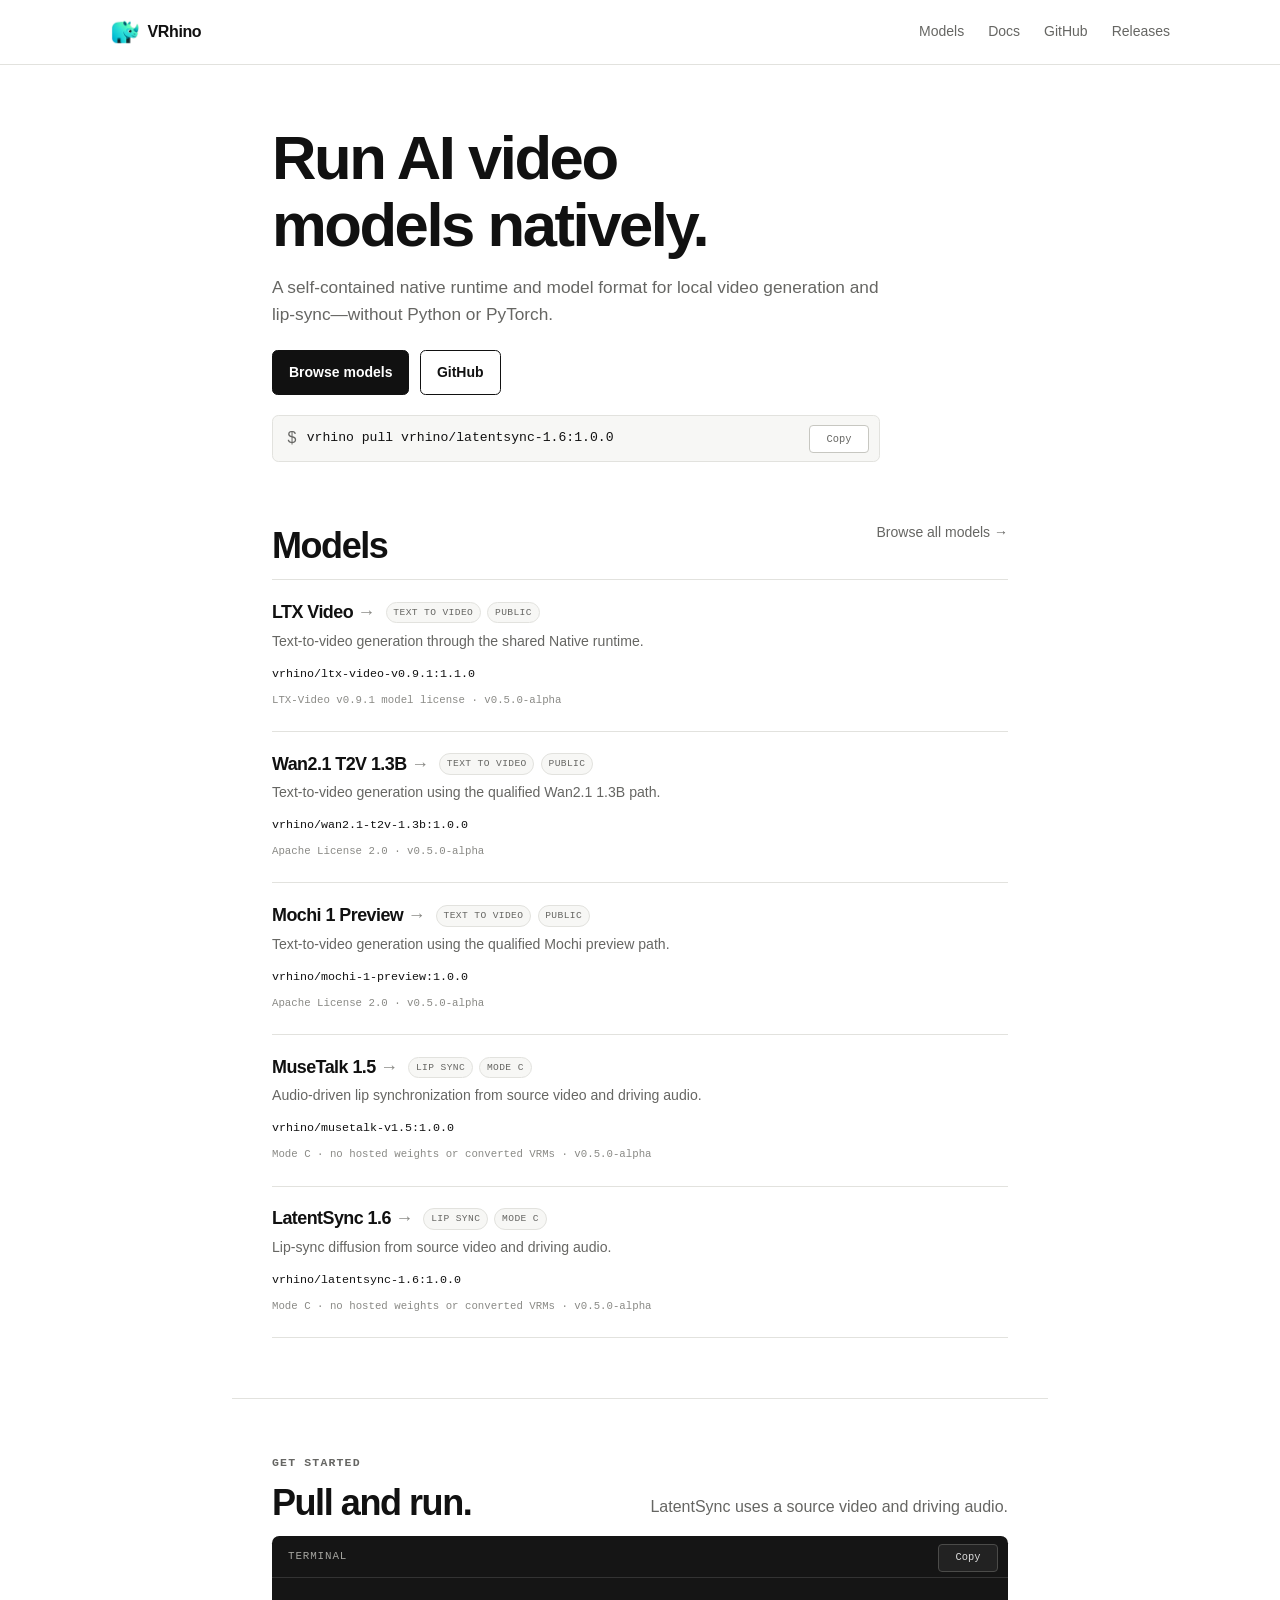
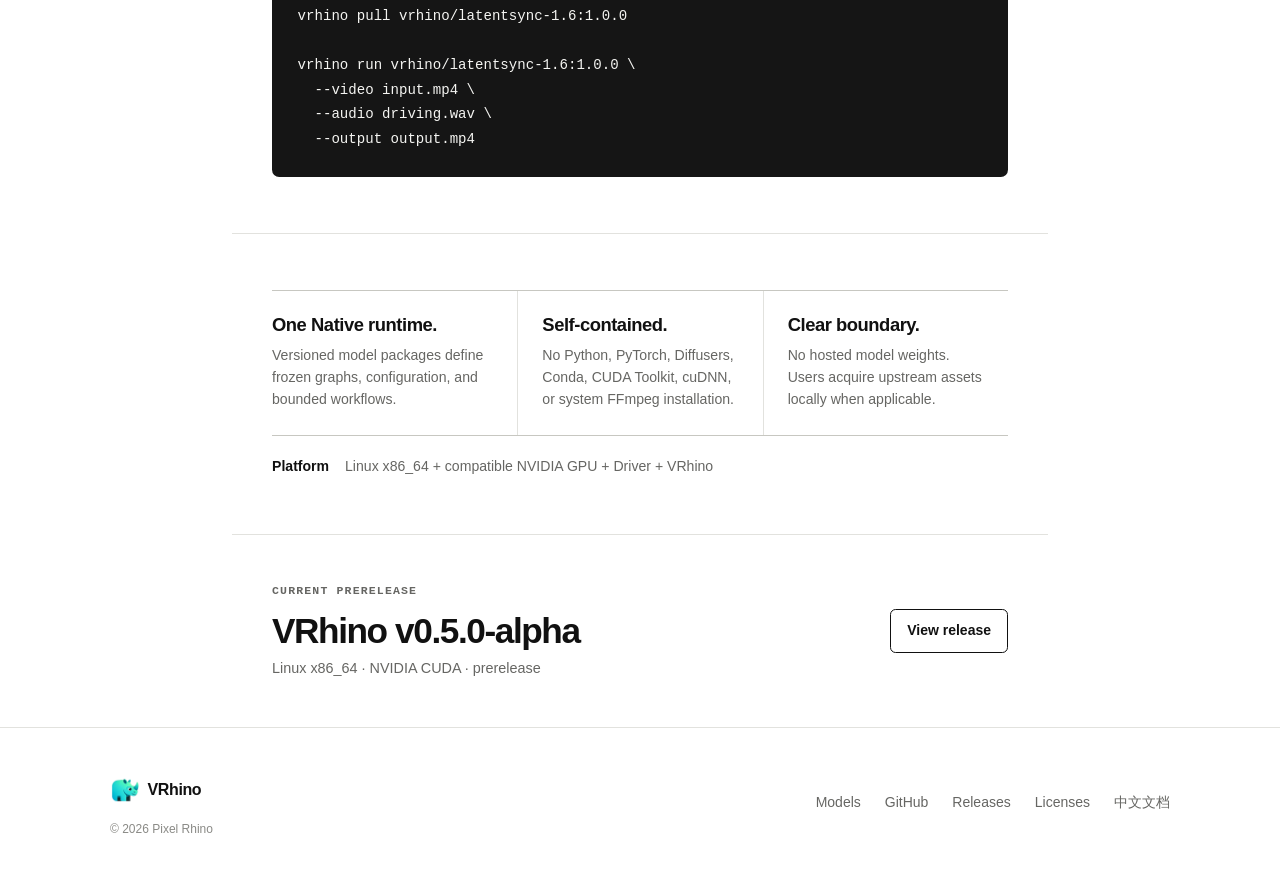
<file: index.html>
<!doctype html>
<html lang="en">
  <head>
    <meta charset="utf-8">
    <meta name="viewport" content="width=device-width, initial-scale=1">
    <title>VRhino — Native Runtime for AI Video Models</title>
    <meta name="description" content="VRhino is a self-contained native runtime and model format for running AI video models locally without Python or PyTorch.">
    <meta property="og:type" content="website">
    <meta property="og:site_name" content="VRhino">
    <meta property="og:title" content="VRhino — Native Runtime for Video Models">
    <meta property="og:description" content="VRhino is a self-contained native runtime and model format for running AI video models locally without Python or PyTorch.">
    <meta property="og:url" content="https://pixelrhino-ai.github.io/">
    <link rel="canonical" href="https://pixelrhino-ai.github.io/">
    <link rel="stylesheet" href="/assets/css/main.css">
    <script src="/assets/js/site.js" defer></script>
  </head>
  <body>
    <a class="skip-link" href="#main-content">Skip to content</a>
    <header class="site-header">
      <nav class="nav-shell" aria-label="Primary navigation">
        <a class="brand" href="/" aria-label="VRhino home"><span class="brand-mark" aria-hidden="true"></span>VRhino</a>
        <ul class="nav-links">
          <li><a href="/models/">Models</a></li>
          <li><a href="https://github.com/pixelrhino-ai/vrhino">Docs</a></li>
          <li><a href="https://github.com/pixelrhino-ai/vrhino">GitHub</a></li>
          <li><a href="https://github.com/pixelrhino-ai/vrhino/releases">Releases</a></li>
        </ul>
      </nav>
    </header>

    <main id="main-content">
      <section class="home-hero shell narrow-shell" aria-labelledby="hero-title">
        <h1 id="hero-title">Run AI video models natively.</h1>
        <p class="hero-summary">A self-contained native runtime and model format for local video generation and lip-sync—without Python or PyTorch.</p>
        <div class="button-row">
          <a class="button" href="/models/">Browse models</a>
          <a class="button button-secondary" href="https://github.com/pixelrhino-ai/vrhino">GitHub</a>
        </div>
        <div class="hero-command" data-copy>
          <span aria-hidden="true">$</span>
          <code>vrhino pull vrhino/latentsync-1.6:1.0.0</code>
        </div>
      </section>

      <section class="models-section shell narrow-shell" id="models" aria-labelledby="models-title">
        <div class="section-header compact-header">
          <h2 id="models-title">Models</h2>
          <a class="quiet-link" href="/models/">Browse all models →</a>
        </div>

        <div class="model-list" data-model-list data-source="/data/models.json">
          <article class="model-entry" data-model-id="vrhino/ltx-video-v0.9.1:1.1.0" data-category="TEXT TO VIDEO">
            <div class="model-entry-main">
              <div class="model-title-line"><h3><a href="/models/ltx-video/">LTX Video</a></h3><span class="tag">Text to Video</span><span class="tag">Public</span></div>
              <p>Text-to-video generation through the shared Native runtime.</p>
              <code class="model-id">vrhino/ltx-video-v0.9.1:1.1.0</code>
              <p class="model-meta">LTX-Video v0.9.1 model license <span aria-hidden="true">·</span> v0.5.0-alpha</p>
            </div>
          </article>
          <article class="model-entry" data-model-id="vrhino/wan2.1-t2v-1.3b:1.0.0" data-category="TEXT TO VIDEO">
            <div class="model-entry-main">
              <div class="model-title-line"><h3><a href="/models/wan2.1/">Wan2.1 T2V 1.3B</a></h3><span class="tag">Text to Video</span><span class="tag">Public</span></div>
              <p>Text-to-video generation using the qualified Wan2.1 1.3B path.</p>
              <code class="model-id">vrhino/wan2.1-t2v-1.3b:1.0.0</code>
              <p class="model-meta">Apache License 2.0 <span aria-hidden="true">·</span> v0.5.0-alpha</p>
            </div>
          </article>
          <article class="model-entry" data-model-id="vrhino/mochi-1-preview:1.0.0" data-category="TEXT TO VIDEO">
            <div class="model-entry-main">
              <div class="model-title-line"><h3><a href="/models/mochi/">Mochi 1 Preview</a></h3><span class="tag">Text to Video</span><span class="tag">Public</span></div>
              <p>Text-to-video generation using the qualified Mochi preview path.</p>
              <code class="model-id">vrhino/mochi-1-preview:1.0.0</code>
              <p class="model-meta">Apache License 2.0 <span aria-hidden="true">·</span> v0.5.0-alpha</p>
            </div>
          </article>
          <article class="model-entry" data-model-id="vrhino/musetalk-v1.5:1.0.0" data-category="LIP SYNC">
            <div class="model-entry-main">
              <div class="model-title-line"><h3><a href="/models/musetalk/">MuseTalk 1.5</a></h3><span class="tag">Lip Sync</span><span class="tag">Mode C</span></div>
              <p>Audio-driven lip synchronization from source video and driving audio.</p>
              <code class="model-id">vrhino/musetalk-v1.5:1.0.0</code>
              <p class="model-meta">Mode C <span aria-hidden="true">·</span> no hosted weights or converted VRMs <span aria-hidden="true">·</span> v0.5.0-alpha</p>
            </div>
          </article>
          <article class="model-entry" data-model-id="vrhino/latentsync-1.6:1.0.0" data-category="LIP SYNC">
            <div class="model-entry-main">
              <div class="model-title-line"><h3><a href="/models/latentsync/">LatentSync 1.6</a></h3><span class="tag">Lip Sync</span><span class="tag">Mode C</span></div>
              <p>Lip-sync diffusion from source video and driving audio.</p>
              <code class="model-id">vrhino/latentsync-1.6:1.0.0</code>
              <p class="model-meta">Mode C <span aria-hidden="true">·</span> no hosted weights or converted VRMs <span aria-hidden="true">·</span> v0.5.0-alpha</p>
            </div>
          </article>
        </div>
      </section>

      <section class="compact-section shell narrow-shell" id="get-started" aria-labelledby="get-started-title">
        <div class="section-header">
          <div><p class="overline">Get started</p><h2 id="get-started-title">Pull and run.</h2></div>
          <p>LatentSync uses a source video and driving audio.</p>
        </div>
        <div class="terminal" data-copy>
          <div class="terminal-bar"><span>Terminal</span></div>
          <pre><code>vrhino pull vrhino/latentsync-1.6:1.0.0

vrhino run vrhino/latentsync-1.6:1.0.0 \
  --video input.mp4 \
  --audio driving.wav \
  --output output.mp4</code></pre>
        </div>
      </section>

      <section class="compact-section shell narrow-shell" aria-label="Runtime summary">
        <div class="fact-grid">
          <article><h2>One Native runtime.</h2><p>Versioned model packages define frozen graphs, configuration, and bounded workflows.</p></article>
          <article><h2>Self-contained.</h2><p>No Python, PyTorch, Diffusers, Conda, CUDA Toolkit, cuDNN, or system FFmpeg installation.</p></article>
          <article><h2>Clear boundary.</h2><p>No hosted model weights. Users acquire upstream assets locally when applicable.</p></article>
        </div>
        <p class="platform-line"><strong>Platform</strong> Linux x86_64 + compatible NVIDIA GPU + Driver + VRhino</p>
      </section>

      <section class="release-row shell narrow-shell" aria-labelledby="release-title">
        <div><p class="overline">Current prerelease</p><h2 id="release-title">VRhino v0.5.0-alpha</h2><p>Linux x86_64 · NVIDIA CUDA · prerelease</p></div>
        <a class="button button-secondary" href="https://github.com/pixelrhino-ai/vrhino/releases/tag/v0.5.0-alpha">View release</a>
      </section>
    </main>

    <footer class="site-footer">
      <div class="shell footer-grid">
        <div><a class="brand" href="/" aria-label="VRhino home"><span class="brand-mark" aria-hidden="true"></span>VRhino</a><p class="footer-meta">© 2026 Pixel Rhino</p></div>
        <ul class="footer-links">
          <li><a href="/models/">Models</a></li>
          <li><a href="https://github.com/pixelrhino-ai/vrhino">GitHub</a></li>
          <li><a href="https://github.com/pixelrhino-ai/vrhino/releases">Releases</a></li>
          <li><a href="https://github.com/pixelrhino-ai/vrhino/blob/4c1773b8f5300881dd2dc7cef0f7295a187a3596/licenses/VRHINO-BINARY-LICENSE.txt">Licenses</a></li>
          <li><a href="https://github.com/pixelrhino-ai/vrhino/blob/4c1773b8f5300881dd2dc7cef0f7295a187a3596/README.zh-CN.md" lang="zh-CN">中文文档</a></li>
        </ul>
      </div>
    </footer>
  </body>
</html>
</file>
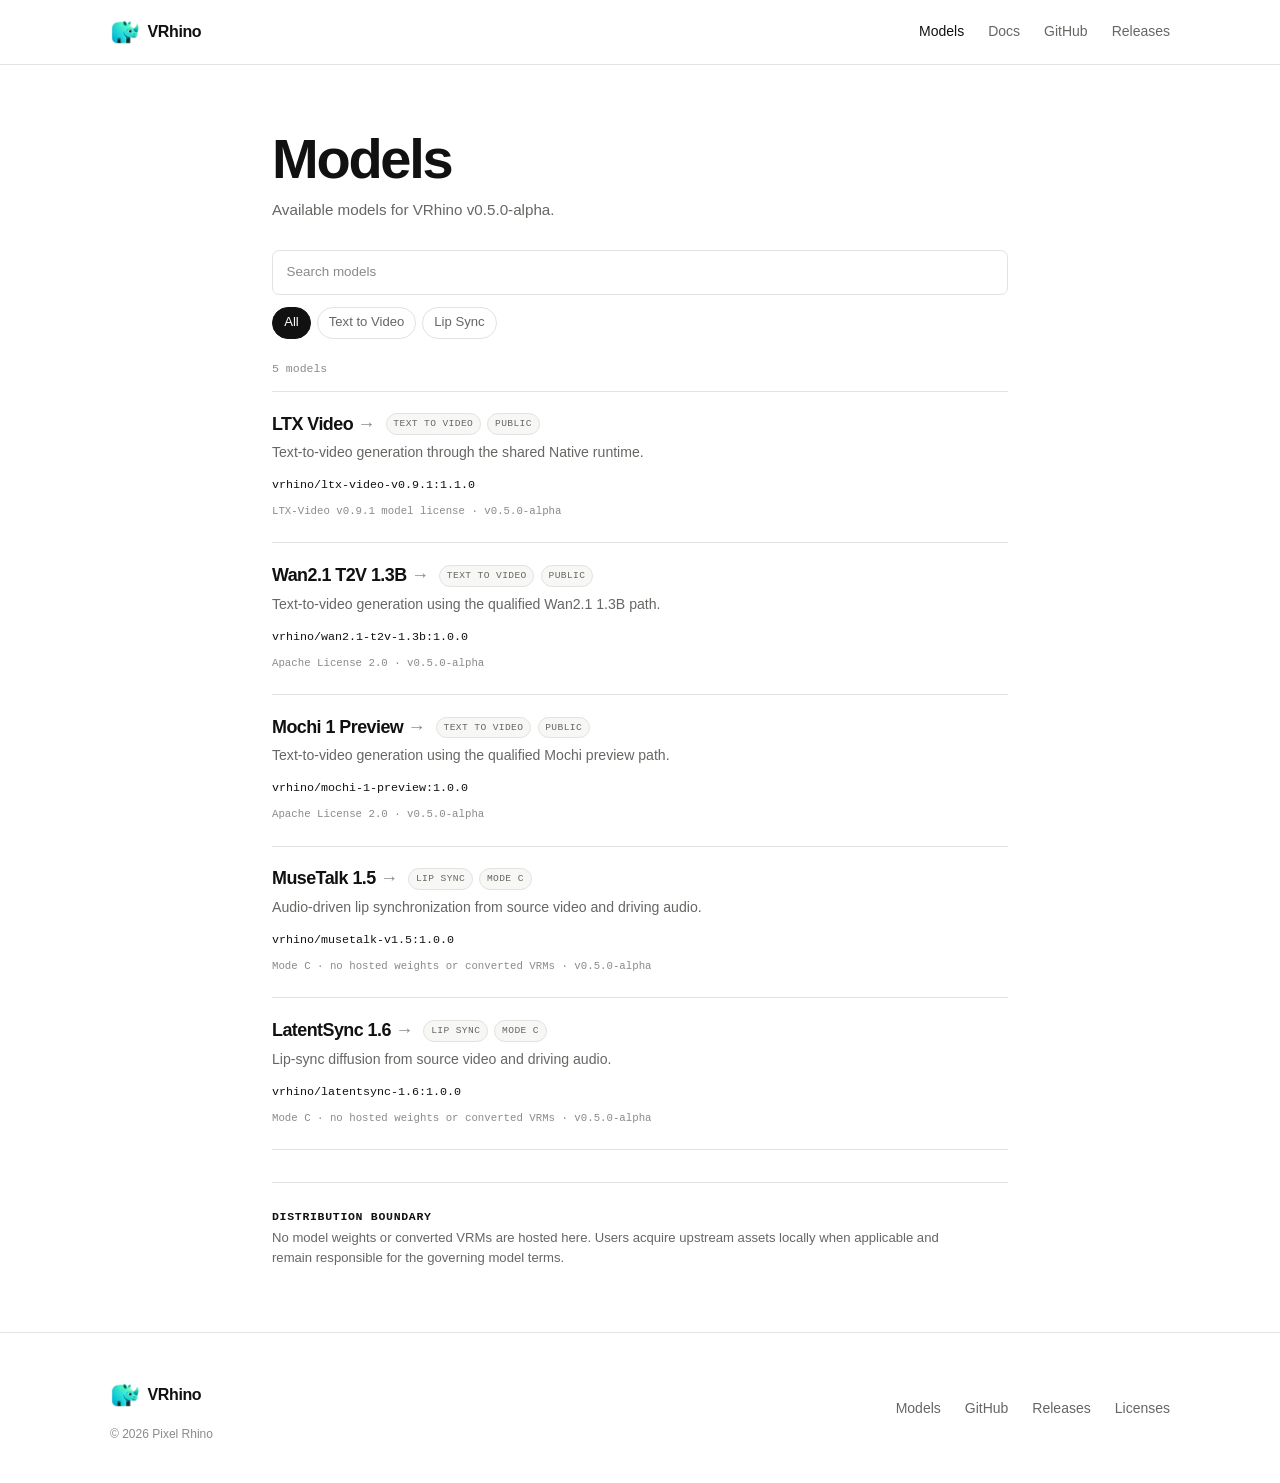
<file: models/index.html>
<!doctype html>
<html lang="en">
  <head>
    <meta charset="utf-8">
    <meta name="viewport" content="width=device-width, initial-scale=1">
    <title>Models — VRhino</title>
    <meta name="description" content="Explore the five exact video-generation and lip-sync model paths supported by VRhino v0.5.0-alpha.">
    <meta property="og:type" content="website">
    <meta property="og:title" content="Models — VRhino">
    <meta property="og:description" content="Available text-to-video and lip-sync models for VRhino.">
    <meta property="og:url" content="https://pixelrhino-ai.github.io/models/">
    <link rel="canonical" href="https://pixelrhino-ai.github.io/models/">
    <link rel="stylesheet" href="/assets/css/main.css">
    <script src="/assets/js/site.js" defer></script>
  </head>
  <body>
    <a class="skip-link" href="#main-content">Skip to content</a>
    <header class="site-header">
      <nav class="nav-shell" aria-label="Primary navigation">
        <a class="brand" href="/" aria-label="VRhino home"><span class="brand-mark" aria-hidden="true"></span>VRhino</a>
        <ul class="nav-links">
          <li><a href="/models/" aria-current="page">Models</a></li>
          <li><a href="https://github.com/pixelrhino-ai/vrhino">Docs</a></li>
          <li><a href="https://github.com/pixelrhino-ai/vrhino">GitHub</a></li>
          <li><a href="https://github.com/pixelrhino-ai/vrhino/releases">Releases</a></li>
        </ul>
      </nav>
    </header>

    <main id="main-content">
      <header class="models-hero shell narrow-shell">
        <h1>Models</h1>
        <p>Available models for VRhino v0.5.0-alpha.</p>
      </header>

      <section class="models-directory shell narrow-shell" aria-label="Available models">
        <div class="model-toolbar">
          <label class="search-field"><span class="sr-only">Search models</span><input type="search" placeholder="Search models" autocomplete="off" data-model-search></label>
          <div class="filter-group" role="group" aria-label="Filter models by category">
            <button class="filter-button is-active" type="button" data-model-filter="ALL" aria-pressed="true">All</button>
            <button class="filter-button" type="button" data-model-filter="TEXT TO VIDEO" aria-pressed="false">Text to Video</button>
            <button class="filter-button" type="button" data-model-filter="LIP SYNC" aria-pressed="false">Lip Sync</button>
          </div>
        </div>
        <p class="model-results" aria-live="polite" data-model-results>5 models</p>

        <div class="model-list" data-model-list data-source="/data/models.json">
          <article class="model-entry" data-model-id="vrhino/ltx-video-v0.9.1:1.1.0" data-category="TEXT TO VIDEO">
            <div class="model-entry-main">
              <div class="model-title-line"><h2><a href="/models/ltx-video/">LTX Video</a></h2><span class="tag">Text to Video</span><span class="tag">Public</span></div>
              <p>Text-to-video generation through the shared Native runtime.</p>
              <code class="model-id">vrhino/ltx-video-v0.9.1:1.1.0</code>
              <p class="model-meta">LTX-Video v0.9.1 model license <span aria-hidden="true">·</span> v0.5.0-alpha</p>
            </div>
          </article>
          <article class="model-entry" data-model-id="vrhino/wan2.1-t2v-1.3b:1.0.0" data-category="TEXT TO VIDEO">
            <div class="model-entry-main">
              <div class="model-title-line"><h2><a href="/models/wan2.1/">Wan2.1 T2V 1.3B</a></h2><span class="tag">Text to Video</span><span class="tag">Public</span></div>
              <p>Text-to-video generation using the qualified Wan2.1 1.3B path.</p>
              <code class="model-id">vrhino/wan2.1-t2v-1.3b:1.0.0</code>
              <p class="model-meta">Apache License 2.0 <span aria-hidden="true">·</span> v0.5.0-alpha</p>
            </div>
          </article>
          <article class="model-entry" data-model-id="vrhino/mochi-1-preview:1.0.0" data-category="TEXT TO VIDEO">
            <div class="model-entry-main">
              <div class="model-title-line"><h2><a href="/models/mochi/">Mochi 1 Preview</a></h2><span class="tag">Text to Video</span><span class="tag">Public</span></div>
              <p>Text-to-video generation using the qualified Mochi preview path.</p>
              <code class="model-id">vrhino/mochi-1-preview:1.0.0</code>
              <p class="model-meta">Apache License 2.0 <span aria-hidden="true">·</span> v0.5.0-alpha</p>
            </div>
          </article>
          <article class="model-entry" data-model-id="vrhino/musetalk-v1.5:1.0.0" data-category="LIP SYNC">
            <div class="model-entry-main">
              <div class="model-title-line"><h2><a href="/models/musetalk/">MuseTalk 1.5</a></h2><span class="tag">Lip Sync</span><span class="tag">Mode C</span></div>
              <p>Audio-driven lip synchronization from source video and driving audio.</p>
              <code class="model-id">vrhino/musetalk-v1.5:1.0.0</code>
              <p class="model-meta">Mode C <span aria-hidden="true">·</span> no hosted weights or converted VRMs <span aria-hidden="true">·</span> v0.5.0-alpha</p>
            </div>
          </article>
          <article class="model-entry" data-model-id="vrhino/latentsync-1.6:1.0.0" data-category="LIP SYNC">
            <div class="model-entry-main">
              <div class="model-title-line"><h2><a href="/models/latentsync/">LatentSync 1.6</a></h2><span class="tag">Lip Sync</span><span class="tag">Mode C</span></div>
              <p>Lip-sync diffusion from source video and driving audio.</p>
              <code class="model-id">vrhino/latentsync-1.6:1.0.0</code>
              <p class="model-meta">Mode C <span aria-hidden="true">·</span> no hosted weights or converted VRMs <span aria-hidden="true">·</span> v0.5.0-alpha</p>
            </div>
          </article>
        </div>
        <p class="no-results" hidden data-model-empty>No models match this search.</p>

        <aside class="boundary-note">
          <strong>Distribution boundary</strong>
          <p>No model weights or converted VRMs are hosted here. Users acquire upstream assets locally when applicable and remain responsible for the governing model terms.</p>
        </aside>
      </section>
    </main>

    <footer class="site-footer">
      <div class="shell footer-grid">
        <div><a class="brand" href="/"><span class="brand-mark" aria-hidden="true"></span>VRhino</a><p class="footer-meta">© 2026 Pixel Rhino</p></div>
        <ul class="footer-links"><li><a href="/models/">Models</a></li><li><a href="https://github.com/pixelrhino-ai/vrhino">GitHub</a></li><li><a href="https://github.com/pixelrhino-ai/vrhino/releases">Releases</a></li><li><a href="https://github.com/pixelrhino-ai/vrhino/blob/4c1773b8f5300881dd2dc7cef0f7295a187a3596/licenses/VRHINO-BINARY-LICENSE.txt">Licenses</a></li></ul>
      </div>
    </footer>
  </body>
</html>
</file>
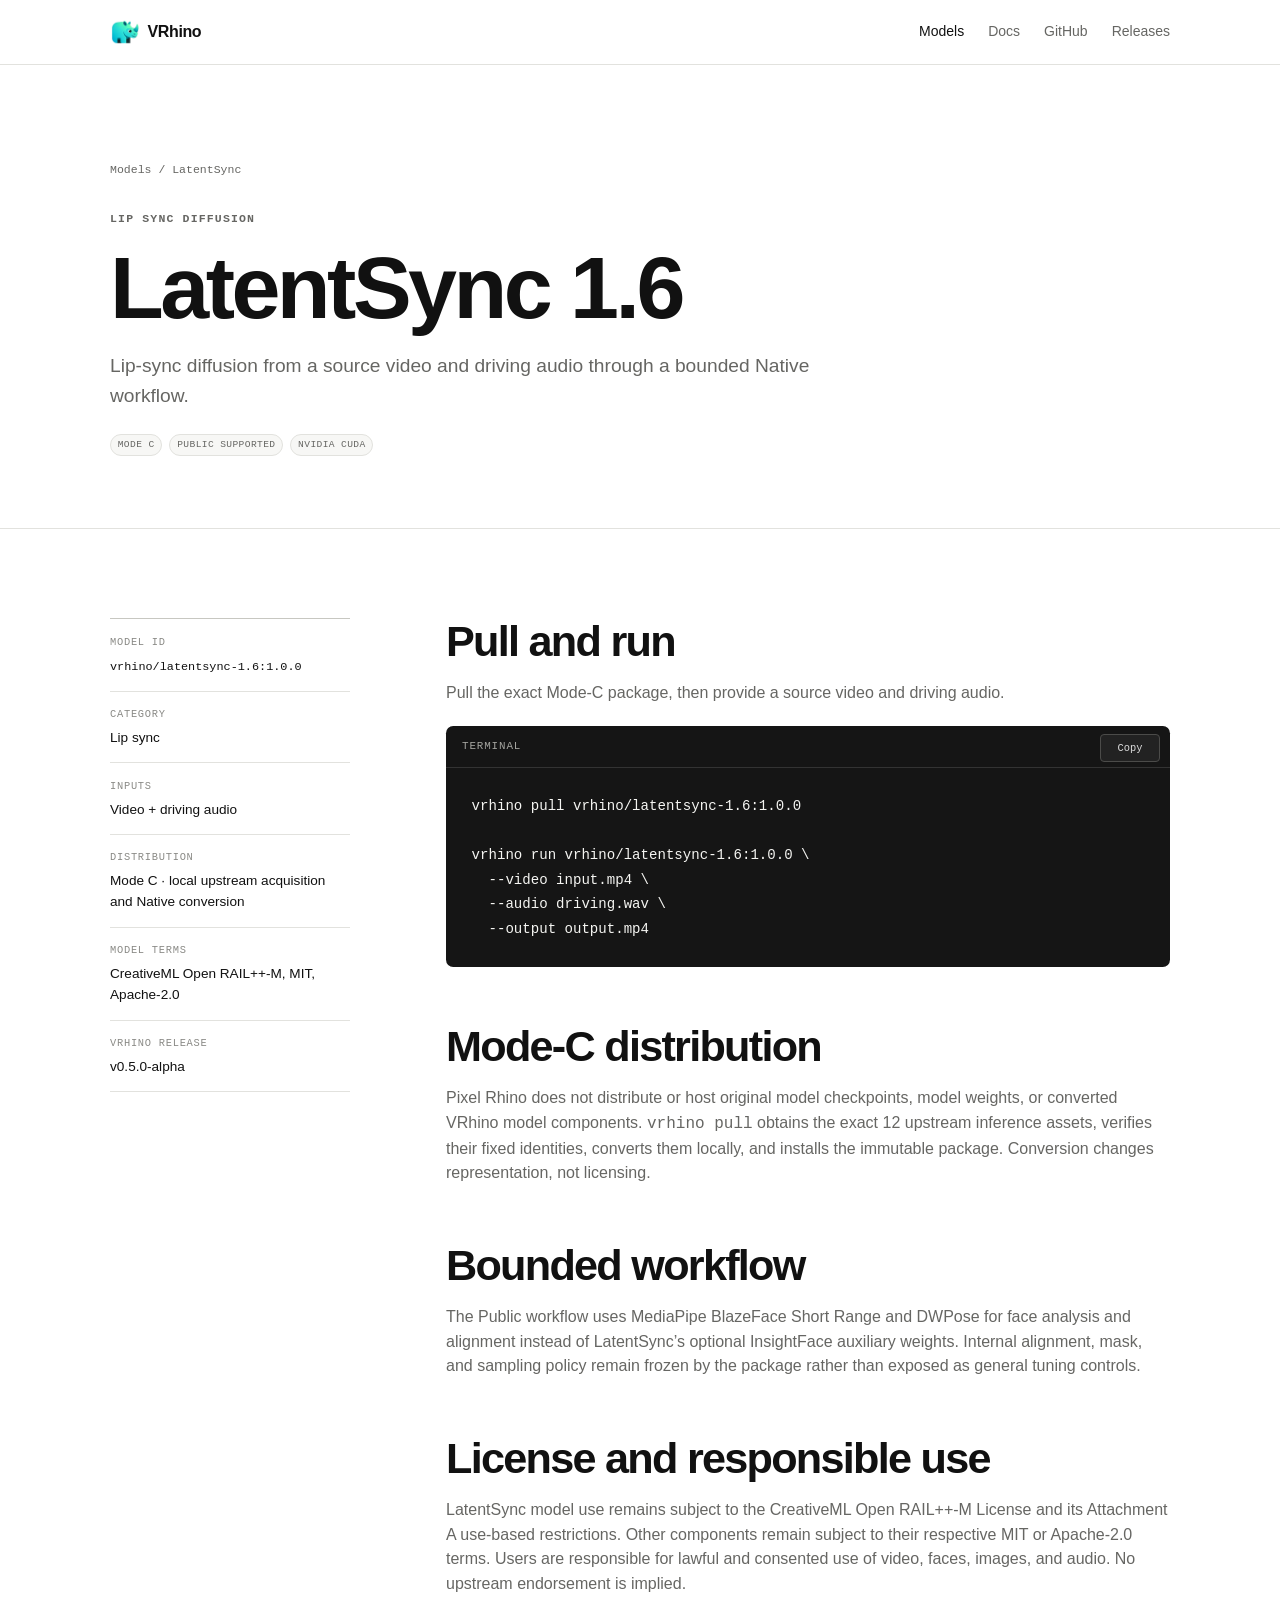
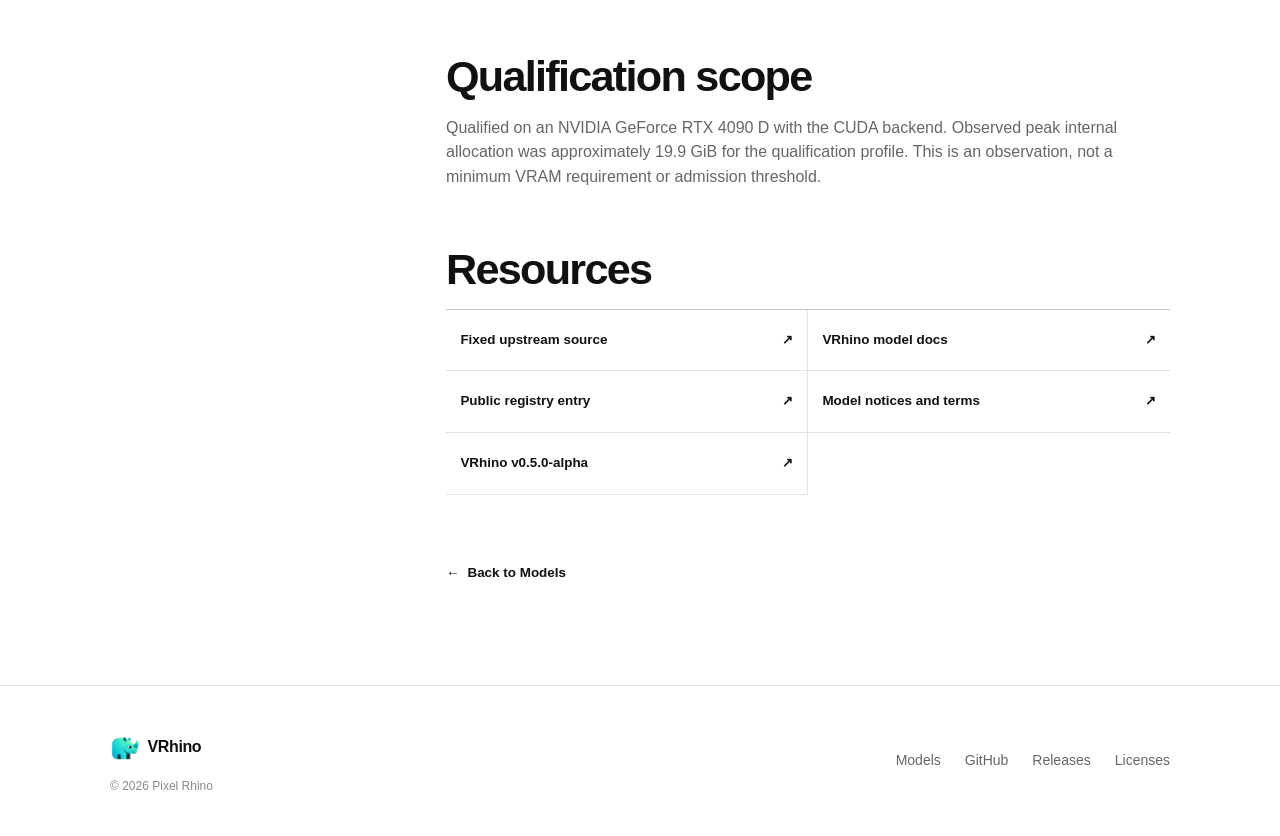
<file: models/latentsync/index.html>
<!doctype html>
<html lang="en">
  <head>
    <meta charset="utf-8">
    <meta name="viewport" content="width=device-width, initial-scale=1">
    <title>LatentSync 1.6 — VRhino Models</title>
    <meta name="description" content="Run LatentSync 1.6 lip-sync diffusion from source video and driving audio with VRhino.">
    <meta property="og:type" content="website"><meta property="og:title" content="LatentSync 1.6 — VRhino Models"><meta property="og:description" content="Lip-sync diffusion through a bounded VRhino Native workflow."><meta property="og:url" content="https://pixelrhino-ai.github.io/models/latentsync/">
    <link rel="canonical" href="https://pixelrhino-ai.github.io/models/latentsync/">
    <link rel="stylesheet" href="/assets/css/main.css"><script src="/assets/js/site.js" defer></script>
  </head>
  <body>
    <a class="skip-link" href="#main-content">Skip to content</a>
    <header class="site-header"><nav class="nav-shell" aria-label="Primary navigation"><a class="brand" href="/" aria-label="VRhino home"><span class="brand-mark" aria-hidden="true"></span>VRhino</a><ul class="nav-links"><li><a href="/models/" aria-current="page">Models</a></li><li><a href="https://github.com/pixelrhino-ai/vrhino">Docs</a></li><li><a href="https://github.com/pixelrhino-ai/vrhino">GitHub</a></li><li><a href="https://github.com/pixelrhino-ai/vrhino/releases">Releases</a></li></ul></nav></header>
    <main id="main-content">
      <header class="page-hero"><div class="shell"><nav class="breadcrumb" aria-label="Breadcrumb"><a href="/models/">Models</a> / LatentSync</nav><p class="eyebrow">Lip sync diffusion</p><h1>LatentSync 1.6</h1><p class="page-intro">Lip-sync diffusion from a source video and driving audio through a bounded Native workflow.</p><div class="detail-labels"><span class="label">Mode C</span><span class="label">Public supported</span><span class="label">NVIDIA CUDA</span></div></div></header>
      <div class="shell model-detail">
        <aside class="detail-sidebar" aria-label="Model summary"><dl><dt>Model ID</dt><dd><code>vrhino/latentsync-1.6:1.0.0</code></dd><dt>Category</dt><dd>Lip sync</dd><dt>Inputs</dt><dd>Video + driving audio</dd><dt>Distribution</dt><dd>Mode C · local upstream acquisition and Native conversion</dd><dt>Model terms</dt><dd>CreativeML Open RAIL++-M, MIT, Apache-2.0</dd><dt>VRhino release</dt><dd>v0.5.0-alpha</dd></dl></aside>
        <article class="detail-content">
          <section aria-labelledby="use-title"><h2 id="use-title">Pull and run</h2><p>Pull the exact Mode-C package, then provide a source video and driving audio.</p><div class="terminal" data-copy><div class="terminal-bar"><span>Terminal</span><span class="terminal-dots" aria-hidden="true"><span></span><span></span><span></span></span></div><pre><code>vrhino pull vrhino/latentsync-1.6:1.0.0

vrhino run vrhino/latentsync-1.6:1.0.0 \
  --video input.mp4 \
  --audio driving.wav \
  --output output.mp4</code></pre></div></section>
          <section aria-labelledby="distribution-title"><h2 id="distribution-title">Mode-C distribution</h2><p>Pixel Rhino does not distribute or host original model checkpoints, model weights, or converted VRhino model components. <code>vrhino pull</code> obtains the exact 12 upstream inference assets, verifies their fixed identities, converts them locally, and installs the immutable package. Conversion changes representation, not licensing.</p></section>
          <section aria-labelledby="workflow-title"><h2 id="workflow-title">Bounded workflow</h2><p>The Public workflow uses MediaPipe BlazeFace Short Range and DWPose for face analysis and alignment instead of LatentSync’s optional InsightFace auxiliary weights. Internal alignment, mask, and sampling policy remain frozen by the package rather than exposed as general tuning controls.</p></section>
          <section aria-labelledby="license-title"><h2 id="license-title">License and responsible use</h2><p>LatentSync model use remains subject to the CreativeML Open RAIL++-M License and its Attachment A use-based restrictions. Other components remain subject to their respective MIT or Apache-2.0 terms. Users are responsible for lawful and consented use of video, faces, images, and audio. No upstream endorsement is implied.</p></section>
          <section aria-labelledby="scope-title"><h2 id="scope-title">Qualification scope</h2><p>Qualified on an NVIDIA GeForce RTX 4090 D with the CUDA backend. Observed peak internal allocation was approximately 19.9 GiB for the qualification profile. This is an observation, not a minimum VRAM requirement or admission threshold.</p></section>
          <section aria-labelledby="resources-title"><h2 id="resources-title">Resources</h2><ul class="resource-links"><li><a href="https://huggingface.co/ByteDance/LatentSync-1.6/tree/c42c7e6c8e9c213626389fa7d9a3c444b8536353">Fixed upstream source</a></li><li><a href="https://github.com/pixelrhino-ai/vrhino/blob/4c1773b8f5300881dd2dc7cef0f7295a187a3596/docs/models/latentsync-1.6.md">VRhino model docs</a></li><li><a href="https://github.com/pixelrhino-ai/vrhino/tree/4c1773b8f5300881dd2dc7cef0f7295a187a3596/registry/models/vrhino/latentsync-1.6/1.0.0">Public registry entry</a></li><li><a href="https://github.com/pixelrhino-ai/vrhino/blob/4c1773b8f5300881dd2dc7cef0f7295a187a3596/licenses/models/latentsync-1.6/THIRD_PARTY_NOTICES.txt">Model notices and terms</a></li><li><a href="https://github.com/pixelrhino-ai/vrhino/releases/tag/v0.5.0-alpha">VRhino v0.5.0-alpha</a></li></ul></section>
          <section><a class="back-link" href="/models/">Back to Models</a></section>
        </article>
      </div>
    </main>
    <footer class="site-footer"><div class="shell footer-grid"><div><a class="brand" href="/"><span class="brand-mark" aria-hidden="true"></span>VRhino</a><p class="footer-meta">© 2026 Pixel Rhino</p></div><ul class="footer-links"><li><a href="/models/">Models</a></li><li><a href="https://github.com/pixelrhino-ai/vrhino">GitHub</a></li><li><a href="https://github.com/pixelrhino-ai/vrhino/releases">Releases</a></li><li><a href="https://github.com/pixelrhino-ai/vrhino/blob/4c1773b8f5300881dd2dc7cef0f7295a187a3596/licenses/VRHINO-BINARY-LICENSE.txt">Licenses</a></li></ul></div></footer>
  </body>
</html>
</file>
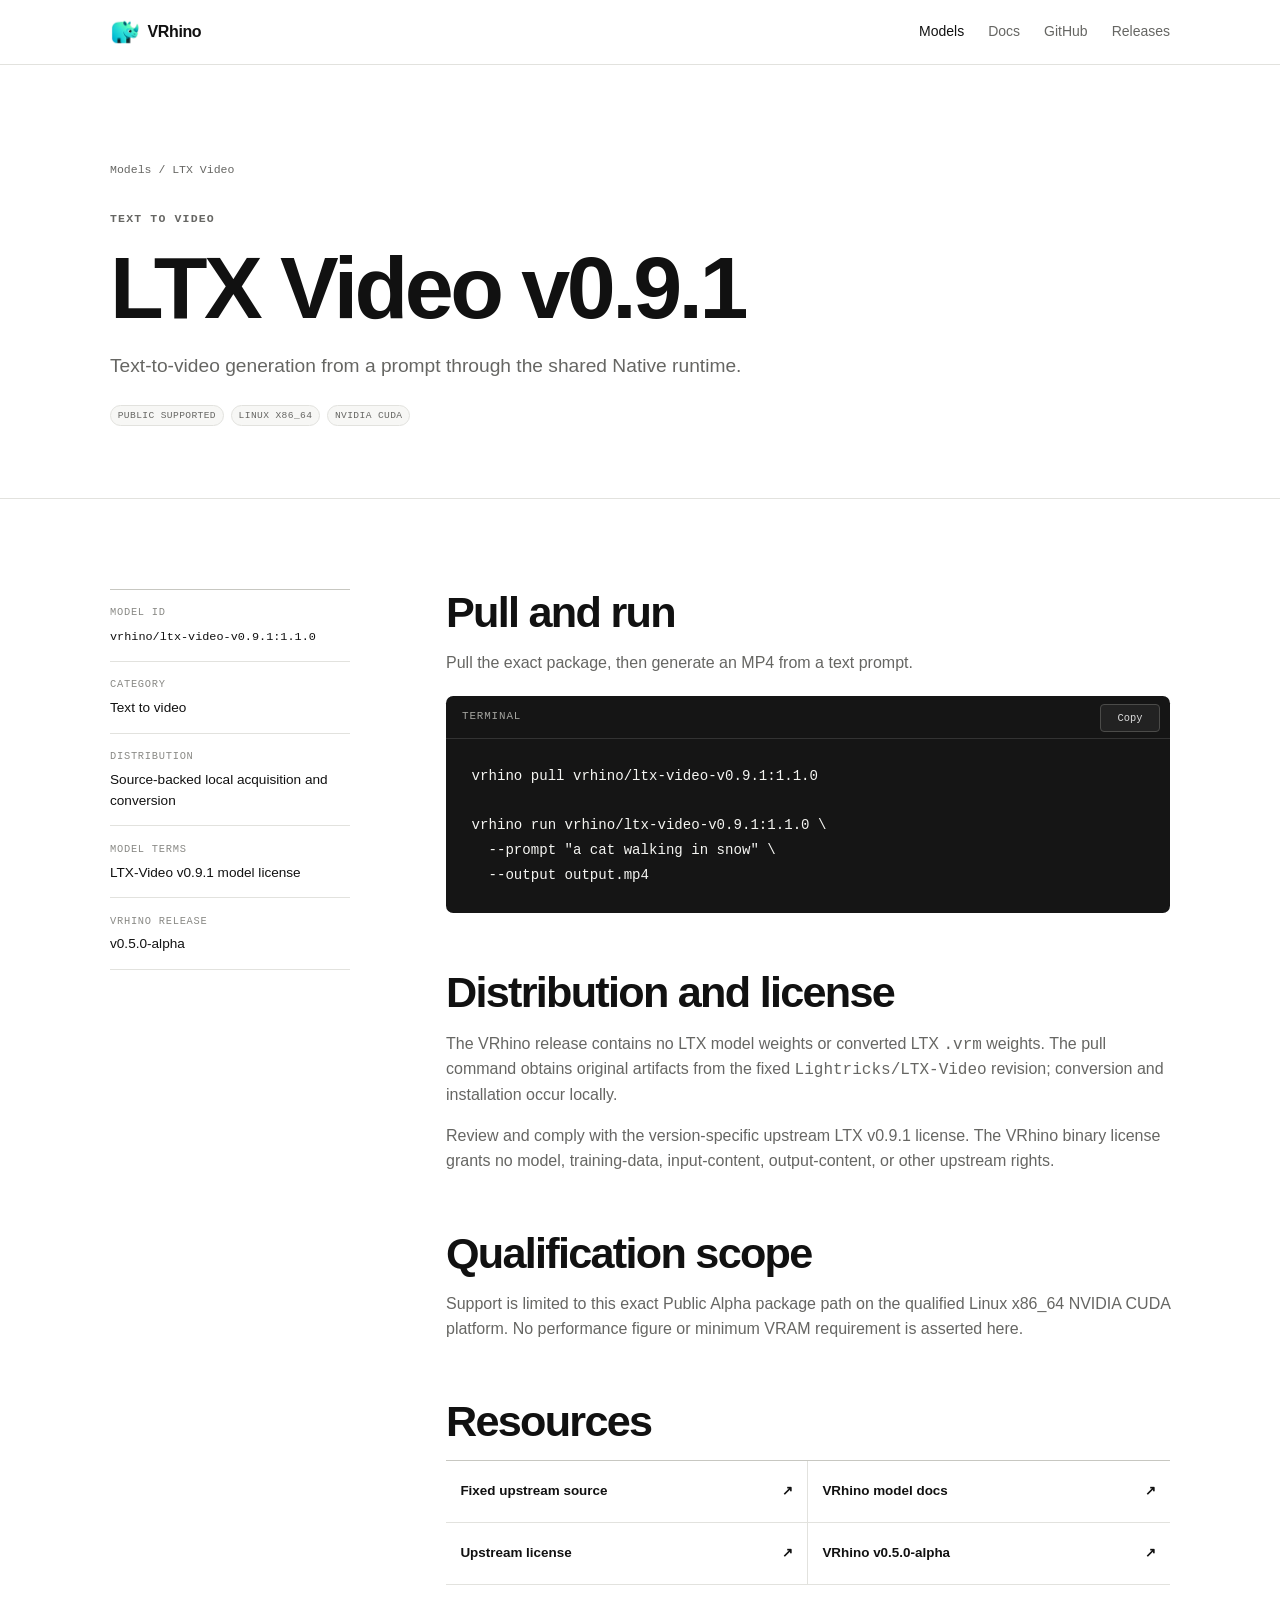
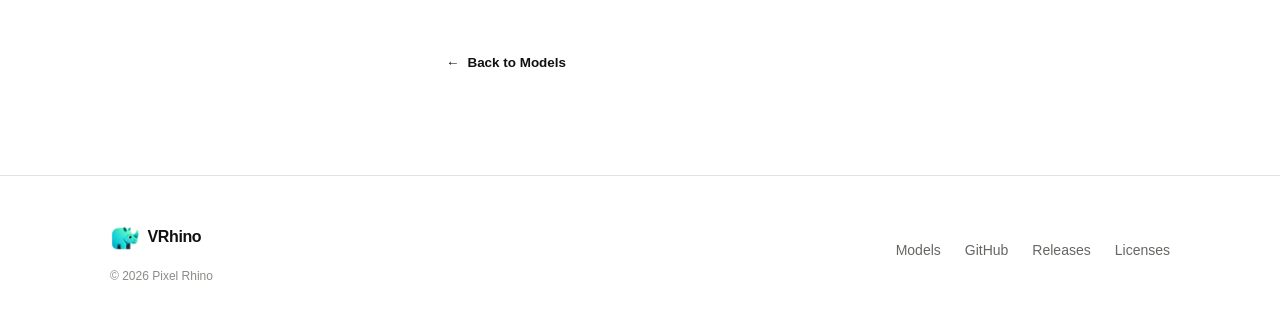
<file: models/ltx-video/index.html>
<!doctype html>
<html lang="en">
  <head>
    <meta charset="utf-8">
    <meta name="viewport" content="width=device-width, initial-scale=1">
    <title>LTX Video v0.9.1 — VRhino Models</title>
    <meta name="description" content="Pull and run the exact LTX Video v0.9.1 model path supported by the VRhino Public Alpha.">
    <meta property="og:type" content="website"><meta property="og:title" content="LTX Video v0.9.1 — VRhino Models"><meta property="og:description" content="Text-to-video generation through the VRhino Native runtime."><meta property="og:url" content="https://pixelrhino-ai.github.io/models/ltx-video/">
    <link rel="canonical" href="https://pixelrhino-ai.github.io/models/ltx-video/">
    <link rel="stylesheet" href="/assets/css/main.css"><script src="/assets/js/site.js" defer></script>
  </head>
  <body>
    <a class="skip-link" href="#main-content">Skip to content</a>
    <header class="site-header"><nav class="nav-shell" aria-label="Primary navigation"><a class="brand" href="/" aria-label="VRhino home"><span class="brand-mark" aria-hidden="true"></span>VRhino</a><ul class="nav-links"><li><a href="/models/" aria-current="page">Models</a></li><li><a href="https://github.com/pixelrhino-ai/vrhino">Docs</a></li><li><a href="https://github.com/pixelrhino-ai/vrhino">GitHub</a></li><li><a href="https://github.com/pixelrhino-ai/vrhino/releases">Releases</a></li></ul></nav></header>
    <main id="main-content">
      <header class="page-hero"><div class="shell"><nav class="breadcrumb" aria-label="Breadcrumb"><a href="/models/">Models</a> / LTX Video</nav><p class="eyebrow">Text to video</p><h1>LTX Video v0.9.1</h1><p class="page-intro">Text-to-video generation from a prompt through the shared Native runtime.</p><div class="detail-labels"><span class="label">Public supported</span><span class="label">Linux x86_64</span><span class="label">NVIDIA CUDA</span></div></div></header>
      <div class="shell model-detail">
        <aside class="detail-sidebar" aria-label="Model summary"><dl><dt>Model ID</dt><dd><code>vrhino/ltx-video-v0.9.1:1.1.0</code></dd><dt>Category</dt><dd>Text to video</dd><dt>Distribution</dt><dd>Source-backed local acquisition and conversion</dd><dt>Model terms</dt><dd>LTX-Video v0.9.1 model license</dd><dt>VRhino release</dt><dd>v0.5.0-alpha</dd></dl></aside>
        <article class="detail-content">
          <section aria-labelledby="use-title"><h2 id="use-title">Pull and run</h2><p>Pull the exact package, then generate an MP4 from a text prompt.</p><div class="terminal" data-copy><div class="terminal-bar"><span>Terminal</span><span class="terminal-dots" aria-hidden="true"><span></span><span></span><span></span></span></div><pre><code>vrhino pull vrhino/ltx-video-v0.9.1:1.1.0

vrhino run vrhino/ltx-video-v0.9.1:1.1.0 \
  --prompt "a cat walking in snow" \
  --output output.mp4</code></pre></div></section>
          <section aria-labelledby="distribution-title"><h2 id="distribution-title">Distribution and license</h2><p>The VRhino release contains no LTX model weights or converted LTX <code>.vrm</code> weights. The pull command obtains original artifacts from the fixed <code>Lightricks/LTX-Video</code> revision; conversion and installation occur locally.</p><p>Review and comply with the version-specific upstream LTX v0.9.1 license. The VRhino binary license grants no model, training-data, input-content, output-content, or other upstream rights.</p></section>
          <section aria-labelledby="scope-title"><h2 id="scope-title">Qualification scope</h2><p>Support is limited to this exact Public Alpha package path on the qualified Linux x86_64 NVIDIA CUDA platform. No performance figure or minimum VRAM requirement is asserted here.</p></section>
          <section aria-labelledby="resources-title"><h2 id="resources-title">Resources</h2><ul class="resource-links"><li><a href="https://huggingface.co/Lightricks/LTX-Video/tree/8984fa25007f376c1a299016d0957a37a2f797bb">Fixed upstream source</a></li><li><a href="https://github.com/pixelrhino-ai/vrhino/blob/4c1773b8f5300881dd2dc7cef0f7295a187a3596/docs/models/ltx-video-v0.9.1.md">VRhino model docs</a></li><li><a href="https://huggingface.co/Lightricks/LTX-Video/blob/8984fa25007f376c1a299016d0957a37a2f797bb/ltx-video-2b-v0.9.1.license.txt">Upstream license</a></li><li><a href="https://github.com/pixelrhino-ai/vrhino/releases/tag/v0.5.0-alpha">VRhino v0.5.0-alpha</a></li></ul></section>
          <section><a class="back-link" href="/models/">Back to Models</a></section>
        </article>
      </div>
    </main>
    <footer class="site-footer"><div class="shell footer-grid"><div><a class="brand" href="/"><span class="brand-mark" aria-hidden="true"></span>VRhino</a><p class="footer-meta">© 2026 Pixel Rhino</p></div><ul class="footer-links"><li><a href="/models/">Models</a></li><li><a href="https://github.com/pixelrhino-ai/vrhino">GitHub</a></li><li><a href="https://github.com/pixelrhino-ai/vrhino/releases">Releases</a></li><li><a href="https://github.com/pixelrhino-ai/vrhino/blob/4c1773b8f5300881dd2dc7cef0f7295a187a3596/licenses/VRHINO-BINARY-LICENSE.txt">Licenses</a></li></ul></div></footer>
  </body>
</html>
</file>
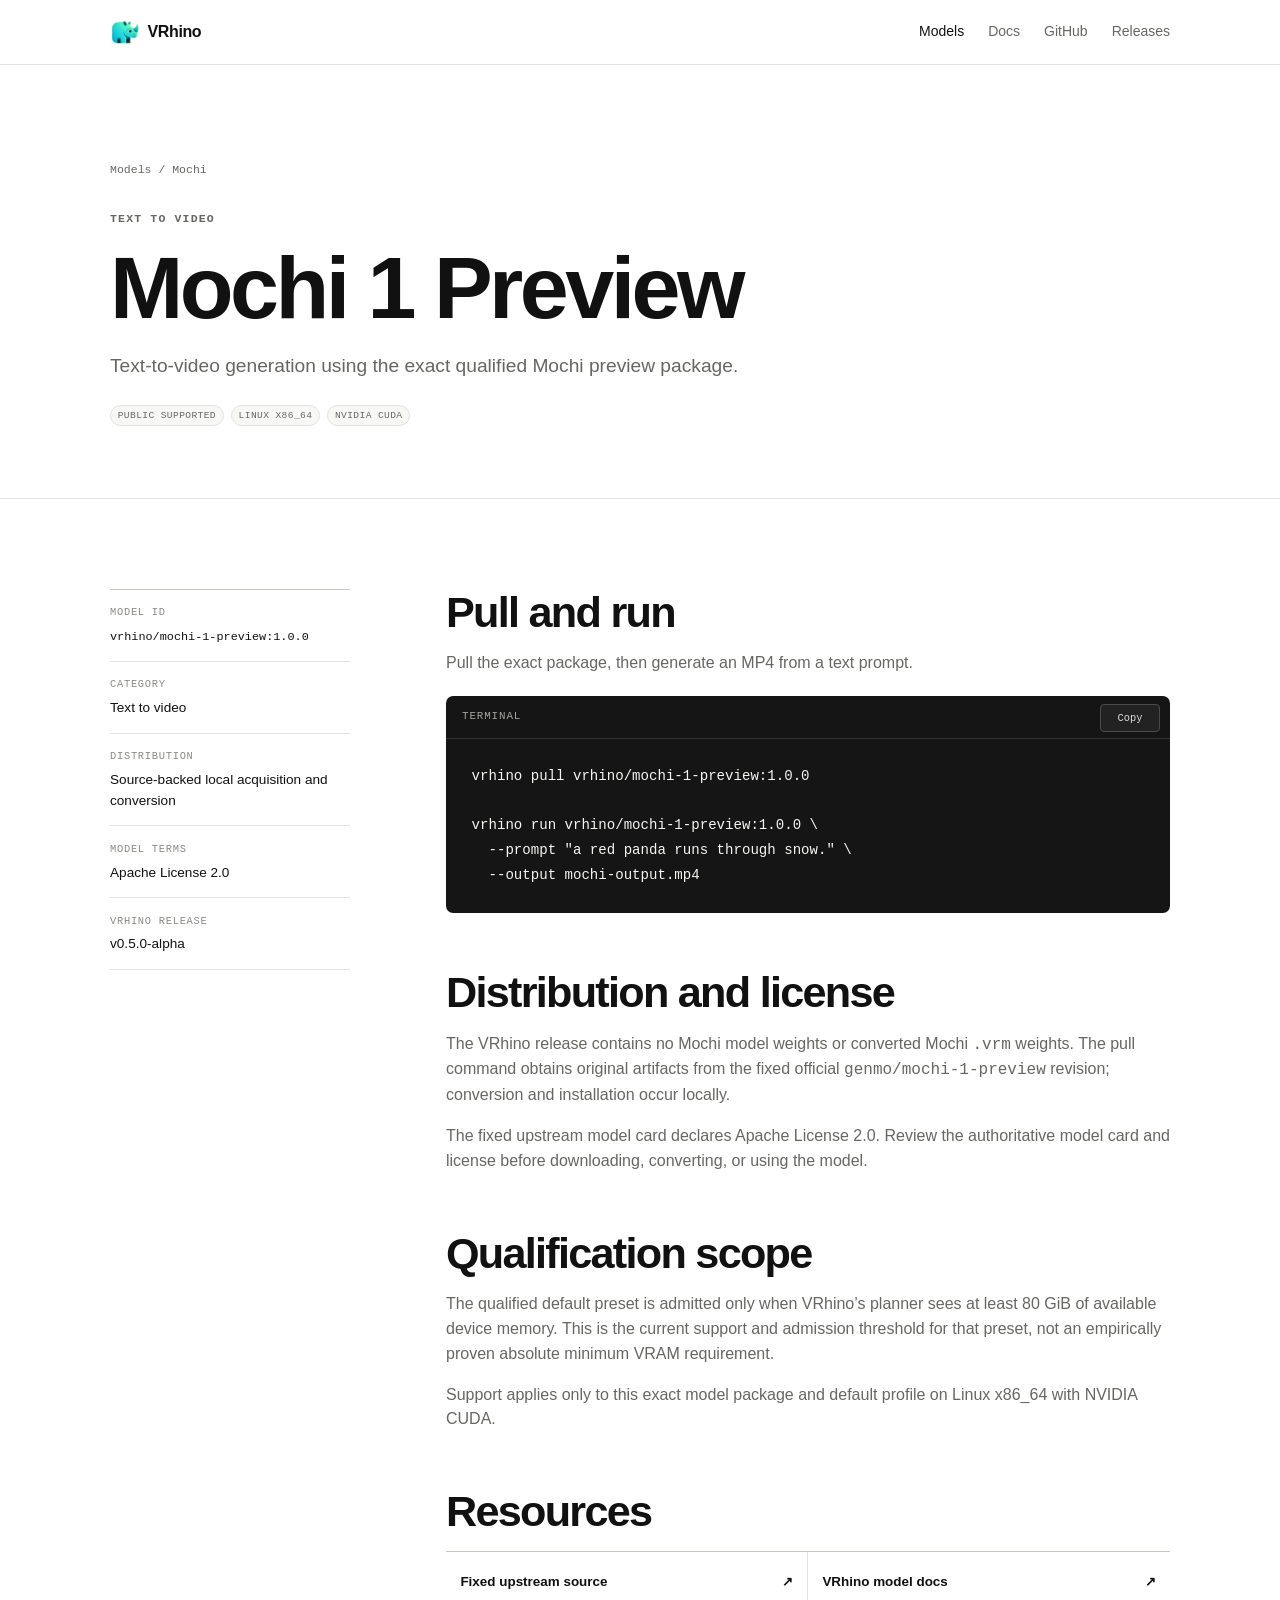
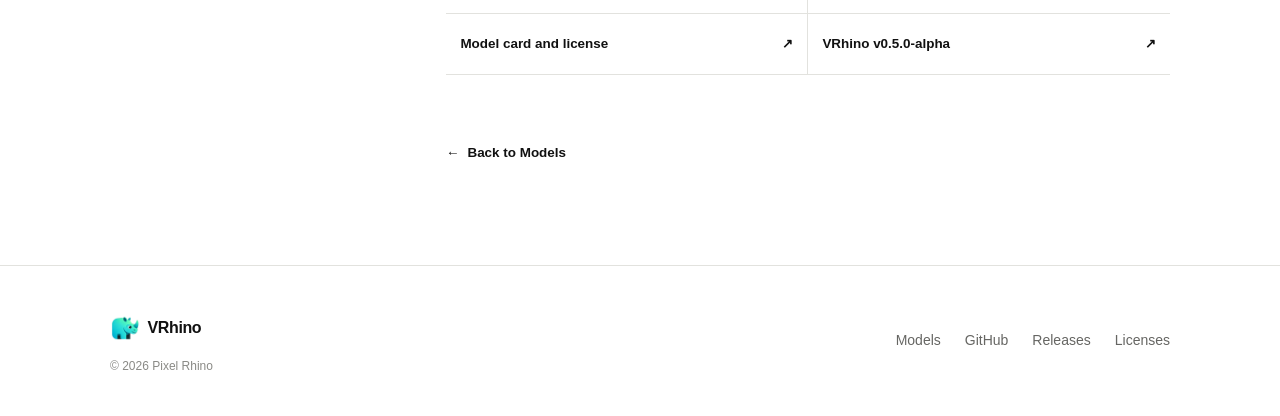
<file: models/mochi/index.html>
<!doctype html>
<html lang="en">
  <head>
    <meta charset="utf-8">
    <meta name="viewport" content="width=device-width, initial-scale=1">
    <title>Mochi 1 Preview — VRhino Models</title>
    <meta name="description" content="Pull and run the exact Mochi 1 Preview model path supported by the VRhino Public Alpha.">
    <meta property="og:type" content="website"><meta property="og:title" content="Mochi 1 Preview — VRhino Models"><meta property="og:description" content="The qualified Mochi text-to-video path for VRhino."><meta property="og:url" content="https://pixelrhino-ai.github.io/models/mochi/">
    <link rel="canonical" href="https://pixelrhino-ai.github.io/models/mochi/">
    <link rel="stylesheet" href="/assets/css/main.css"><script src="/assets/js/site.js" defer></script>
  </head>
  <body>
    <a class="skip-link" href="#main-content">Skip to content</a>
    <header class="site-header"><nav class="nav-shell" aria-label="Primary navigation"><a class="brand" href="/" aria-label="VRhino home"><span class="brand-mark" aria-hidden="true"></span>VRhino</a><ul class="nav-links"><li><a href="/models/" aria-current="page">Models</a></li><li><a href="https://github.com/pixelrhino-ai/vrhino">Docs</a></li><li><a href="https://github.com/pixelrhino-ai/vrhino">GitHub</a></li><li><a href="https://github.com/pixelrhino-ai/vrhino/releases">Releases</a></li></ul></nav></header>
    <main id="main-content">
      <header class="page-hero"><div class="shell"><nav class="breadcrumb" aria-label="Breadcrumb"><a href="/models/">Models</a> / Mochi</nav><p class="eyebrow">Text to video</p><h1>Mochi 1 Preview</h1><p class="page-intro">Text-to-video generation using the exact qualified Mochi preview package.</p><div class="detail-labels"><span class="label">Public supported</span><span class="label">Linux x86_64</span><span class="label">NVIDIA CUDA</span></div></div></header>
      <div class="shell model-detail">
        <aside class="detail-sidebar" aria-label="Model summary"><dl><dt>Model ID</dt><dd><code>vrhino/mochi-1-preview:1.0.0</code></dd><dt>Category</dt><dd>Text to video</dd><dt>Distribution</dt><dd>Source-backed local acquisition and conversion</dd><dt>Model terms</dt><dd>Apache License 2.0</dd><dt>VRhino release</dt><dd>v0.5.0-alpha</dd></dl></aside>
        <article class="detail-content">
          <section aria-labelledby="use-title"><h2 id="use-title">Pull and run</h2><p>Pull the exact package, then generate an MP4 from a text prompt.</p><div class="terminal" data-copy><div class="terminal-bar"><span>Terminal</span><span class="terminal-dots" aria-hidden="true"><span></span><span></span><span></span></span></div><pre><code>vrhino pull vrhino/mochi-1-preview:1.0.0

vrhino run vrhino/mochi-1-preview:1.0.0 \
  --prompt "a red panda runs through snow." \
  --output mochi-output.mp4</code></pre></div></section>
          <section aria-labelledby="distribution-title"><h2 id="distribution-title">Distribution and license</h2><p>The VRhino release contains no Mochi model weights or converted Mochi <code>.vrm</code> weights. The pull command obtains original artifacts from the fixed official <code>genmo/mochi-1-preview</code> revision; conversion and installation occur locally.</p><p>The fixed upstream model card declares Apache License 2.0. Review the authoritative model card and license before downloading, converting, or using the model.</p></section>
          <section aria-labelledby="scope-title"><h2 id="scope-title">Qualification scope</h2><p>The qualified default preset is admitted only when VRhino’s planner sees at least 80 GiB of available device memory. This is the current support and admission threshold for that preset, not an empirically proven absolute minimum VRAM requirement.</p><p>Support applies only to this exact model package and default profile on Linux x86_64 with NVIDIA CUDA.</p></section>
          <section aria-labelledby="resources-title"><h2 id="resources-title">Resources</h2><ul class="resource-links"><li><a href="https://huggingface.co/genmo/mochi-1-preview/tree/14be5fcea23095ed330cb214647916a451e38b6e">Fixed upstream source</a></li><li><a href="https://github.com/pixelrhino-ai/vrhino/blob/4c1773b8f5300881dd2dc7cef0f7295a187a3596/docs/models/mochi-1-preview.md">VRhino model docs</a></li><li><a href="https://huggingface.co/genmo/mochi-1-preview/blob/14be5fcea23095ed330cb214647916a451e38b6e/README.md">Model card and license</a></li><li><a href="https://github.com/pixelrhino-ai/vrhino/releases/tag/v0.5.0-alpha">VRhino v0.5.0-alpha</a></li></ul></section>
          <section><a class="back-link" href="/models/">Back to Models</a></section>
        </article>
      </div>
    </main>
    <footer class="site-footer"><div class="shell footer-grid"><div><a class="brand" href="/"><span class="brand-mark" aria-hidden="true"></span>VRhino</a><p class="footer-meta">© 2026 Pixel Rhino</p></div><ul class="footer-links"><li><a href="/models/">Models</a></li><li><a href="https://github.com/pixelrhino-ai/vrhino">GitHub</a></li><li><a href="https://github.com/pixelrhino-ai/vrhino/releases">Releases</a></li><li><a href="https://github.com/pixelrhino-ai/vrhino/blob/4c1773b8f5300881dd2dc7cef0f7295a187a3596/licenses/VRHINO-BINARY-LICENSE.txt">Licenses</a></li></ul></div></footer>
  </body>
</html>
</file>
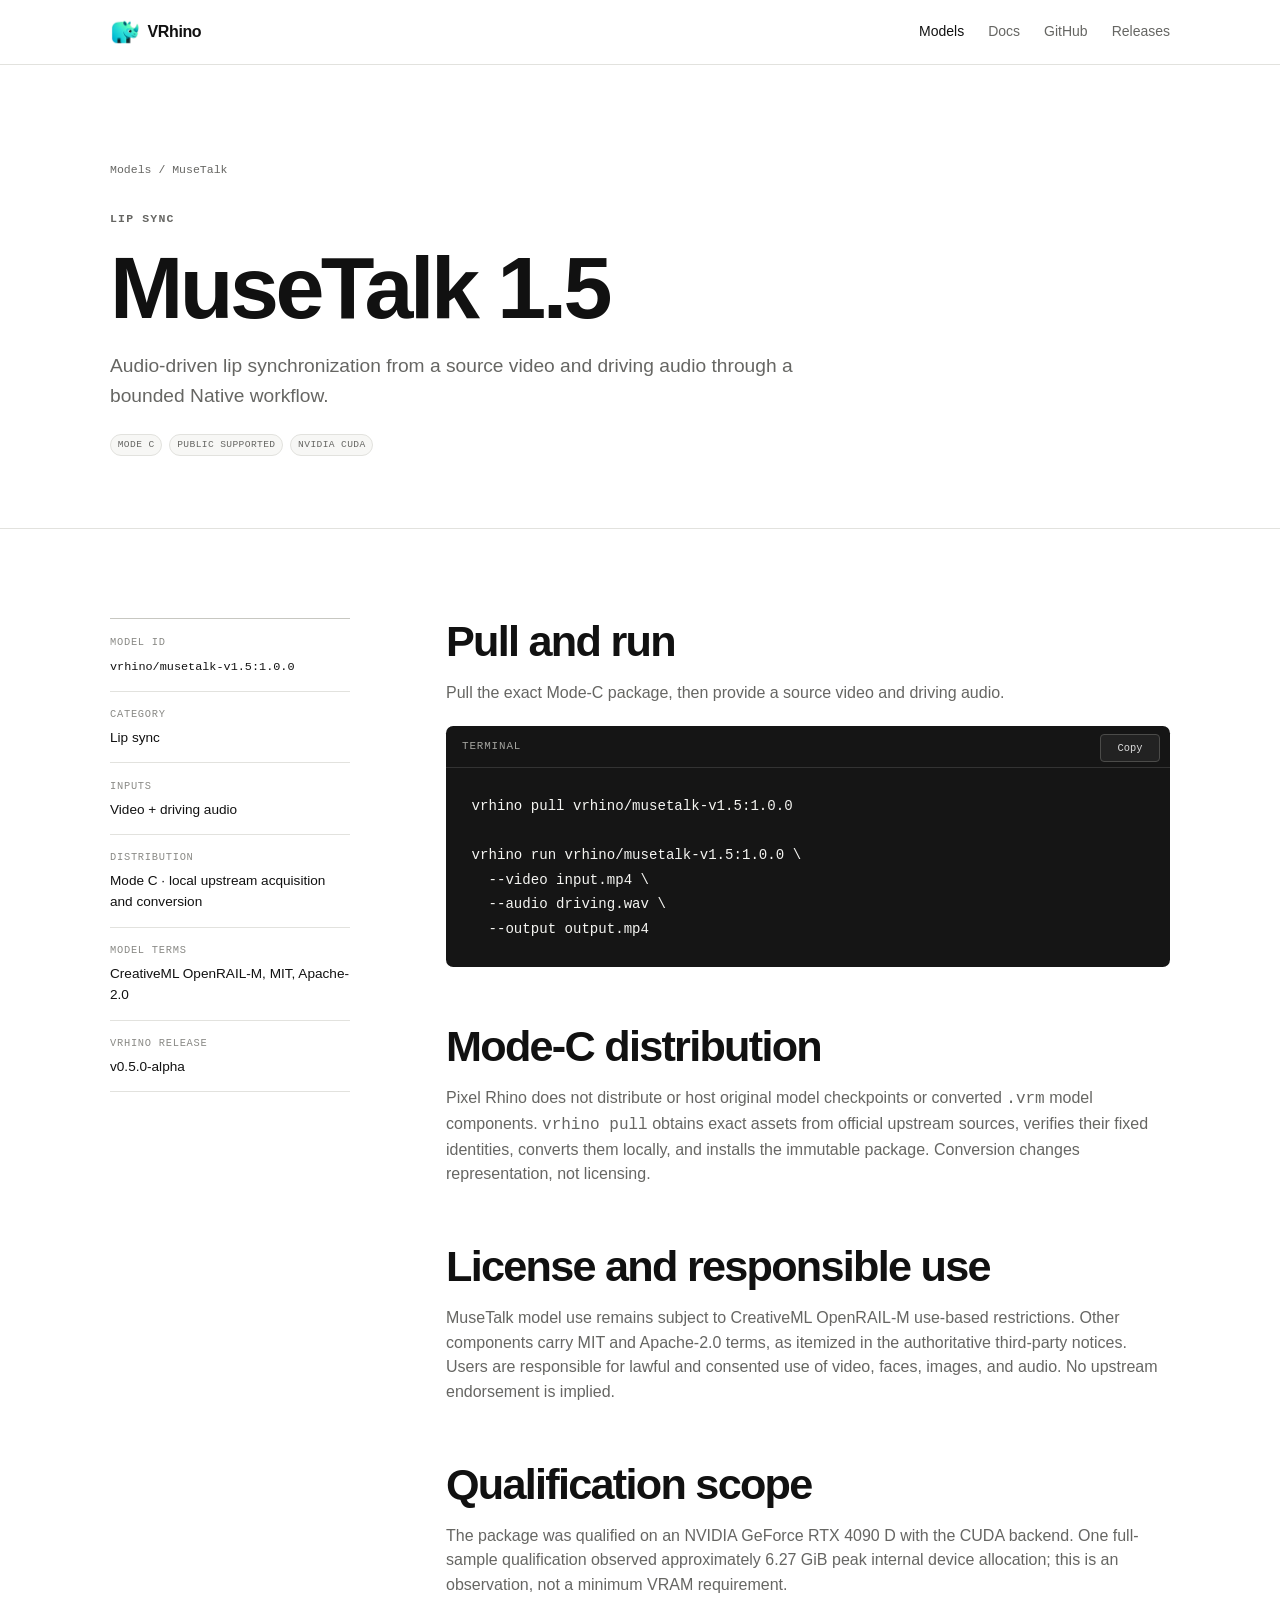
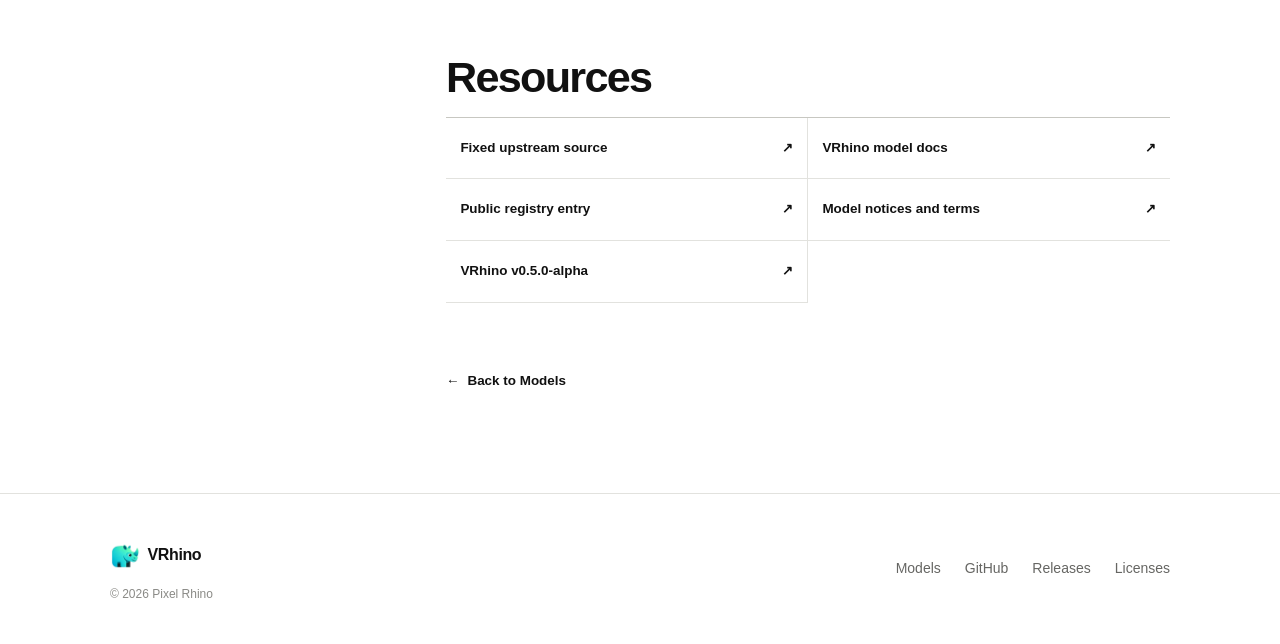
<file: models/musetalk/index.html>
<!doctype html>
<html lang="en">
  <head>
    <meta charset="utf-8">
    <meta name="viewport" content="width=device-width, initial-scale=1">
    <title>MuseTalk 1.5 — VRhino Models</title>
    <meta name="description" content="Run MuseTalk 1.5 lip synchronization from source video and driving audio with VRhino.">
    <meta property="og:type" content="website"><meta property="og:title" content="MuseTalk 1.5 — VRhino Models"><meta property="og:description" content="Audio-driven lip synchronization through a bounded VRhino Native workflow."><meta property="og:url" content="https://pixelrhino-ai.github.io/models/musetalk/">
    <link rel="canonical" href="https://pixelrhino-ai.github.io/models/musetalk/">
    <link rel="stylesheet" href="/assets/css/main.css"><script src="/assets/js/site.js" defer></script>
  </head>
  <body>
    <a class="skip-link" href="#main-content">Skip to content</a>
    <header class="site-header"><nav class="nav-shell" aria-label="Primary navigation"><a class="brand" href="/" aria-label="VRhino home"><span class="brand-mark" aria-hidden="true"></span>VRhino</a><ul class="nav-links"><li><a href="/models/" aria-current="page">Models</a></li><li><a href="https://github.com/pixelrhino-ai/vrhino">Docs</a></li><li><a href="https://github.com/pixelrhino-ai/vrhino">GitHub</a></li><li><a href="https://github.com/pixelrhino-ai/vrhino/releases">Releases</a></li></ul></nav></header>
    <main id="main-content">
      <header class="page-hero"><div class="shell"><nav class="breadcrumb" aria-label="Breadcrumb"><a href="/models/">Models</a> / MuseTalk</nav><p class="eyebrow">Lip sync</p><h1>MuseTalk 1.5</h1><p class="page-intro">Audio-driven lip synchronization from a source video and driving audio through a bounded Native workflow.</p><div class="detail-labels"><span class="label">Mode C</span><span class="label">Public supported</span><span class="label">NVIDIA CUDA</span></div></div></header>
      <div class="shell model-detail">
        <aside class="detail-sidebar" aria-label="Model summary"><dl><dt>Model ID</dt><dd><code>vrhino/musetalk-v1.5:1.0.0</code></dd><dt>Category</dt><dd>Lip sync</dd><dt>Inputs</dt><dd>Video + driving audio</dd><dt>Distribution</dt><dd>Mode C · local upstream acquisition and conversion</dd><dt>Model terms</dt><dd>CreativeML OpenRAIL-M, MIT, Apache-2.0</dd><dt>VRhino release</dt><dd>v0.5.0-alpha</dd></dl></aside>
        <article class="detail-content">
          <section aria-labelledby="use-title"><h2 id="use-title">Pull and run</h2><p>Pull the exact Mode-C package, then provide a source video and driving audio.</p><div class="terminal" data-copy><div class="terminal-bar"><span>Terminal</span><span class="terminal-dots" aria-hidden="true"><span></span><span></span><span></span></span></div><pre><code>vrhino pull vrhino/musetalk-v1.5:1.0.0

vrhino run vrhino/musetalk-v1.5:1.0.0 \
  --video input.mp4 \
  --audio driving.wav \
  --output output.mp4</code></pre></div></section>
          <section aria-labelledby="distribution-title"><h2 id="distribution-title">Mode-C distribution</h2><p>Pixel Rhino does not distribute or host original model checkpoints or converted <code>.vrm</code> model components. <code>vrhino pull</code> obtains exact assets from official upstream sources, verifies their fixed identities, converts them locally, and installs the immutable package. Conversion changes representation, not licensing.</p></section>
          <section aria-labelledby="license-title"><h2 id="license-title">License and responsible use</h2><p>MuseTalk model use remains subject to CreativeML OpenRAIL-M use-based restrictions. Other components carry MIT and Apache-2.0 terms, as itemized in the authoritative third-party notices. Users are responsible for lawful and consented use of video, faces, images, and audio. No upstream endorsement is implied.</p></section>
          <section aria-labelledby="scope-title"><h2 id="scope-title">Qualification scope</h2><p>The package was qualified on an NVIDIA GeForce RTX 4090 D with the CUDA backend. One full-sample qualification observed approximately 6.27 GiB peak internal device allocation; this is an observation, not a minimum VRAM requirement.</p></section>
          <section aria-labelledby="resources-title"><h2 id="resources-title">Resources</h2><ul class="resource-links"><li><a href="https://huggingface.co/TMElyralab/MuseTalk/tree/3ef28bc5cff08c90ad8178a25f1b570cd800170f">Fixed upstream source</a></li><li><a href="https://github.com/pixelrhino-ai/vrhino/blob/4c1773b8f5300881dd2dc7cef0f7295a187a3596/docs/models/musetalk-v1.5.md">VRhino model docs</a></li><li><a href="https://github.com/pixelrhino-ai/vrhino/tree/4c1773b8f5300881dd2dc7cef0f7295a187a3596/registry/models/vrhino/musetalk-v1.5/1.0.0">Public registry entry</a></li><li><a href="https://github.com/pixelrhino-ai/vrhino/blob/4c1773b8f5300881dd2dc7cef0f7295a187a3596/licenses/models/musetalk-v1.5/THIRD_PARTY_NOTICES.txt">Model notices and terms</a></li><li><a href="https://github.com/pixelrhino-ai/vrhino/releases/tag/v0.5.0-alpha">VRhino v0.5.0-alpha</a></li></ul></section>
          <section><a class="back-link" href="/models/">Back to Models</a></section>
        </article>
      </div>
    </main>
    <footer class="site-footer"><div class="shell footer-grid"><div><a class="brand" href="/"><span class="brand-mark" aria-hidden="true"></span>VRhino</a><p class="footer-meta">© 2026 Pixel Rhino</p></div><ul class="footer-links"><li><a href="/models/">Models</a></li><li><a href="https://github.com/pixelrhino-ai/vrhino">GitHub</a></li><li><a href="https://github.com/pixelrhino-ai/vrhino/releases">Releases</a></li><li><a href="https://github.com/pixelrhino-ai/vrhino/blob/4c1773b8f5300881dd2dc7cef0f7295a187a3596/licenses/VRHINO-BINARY-LICENSE.txt">Licenses</a></li></ul></div></footer>
  </body>
</html>
</file>
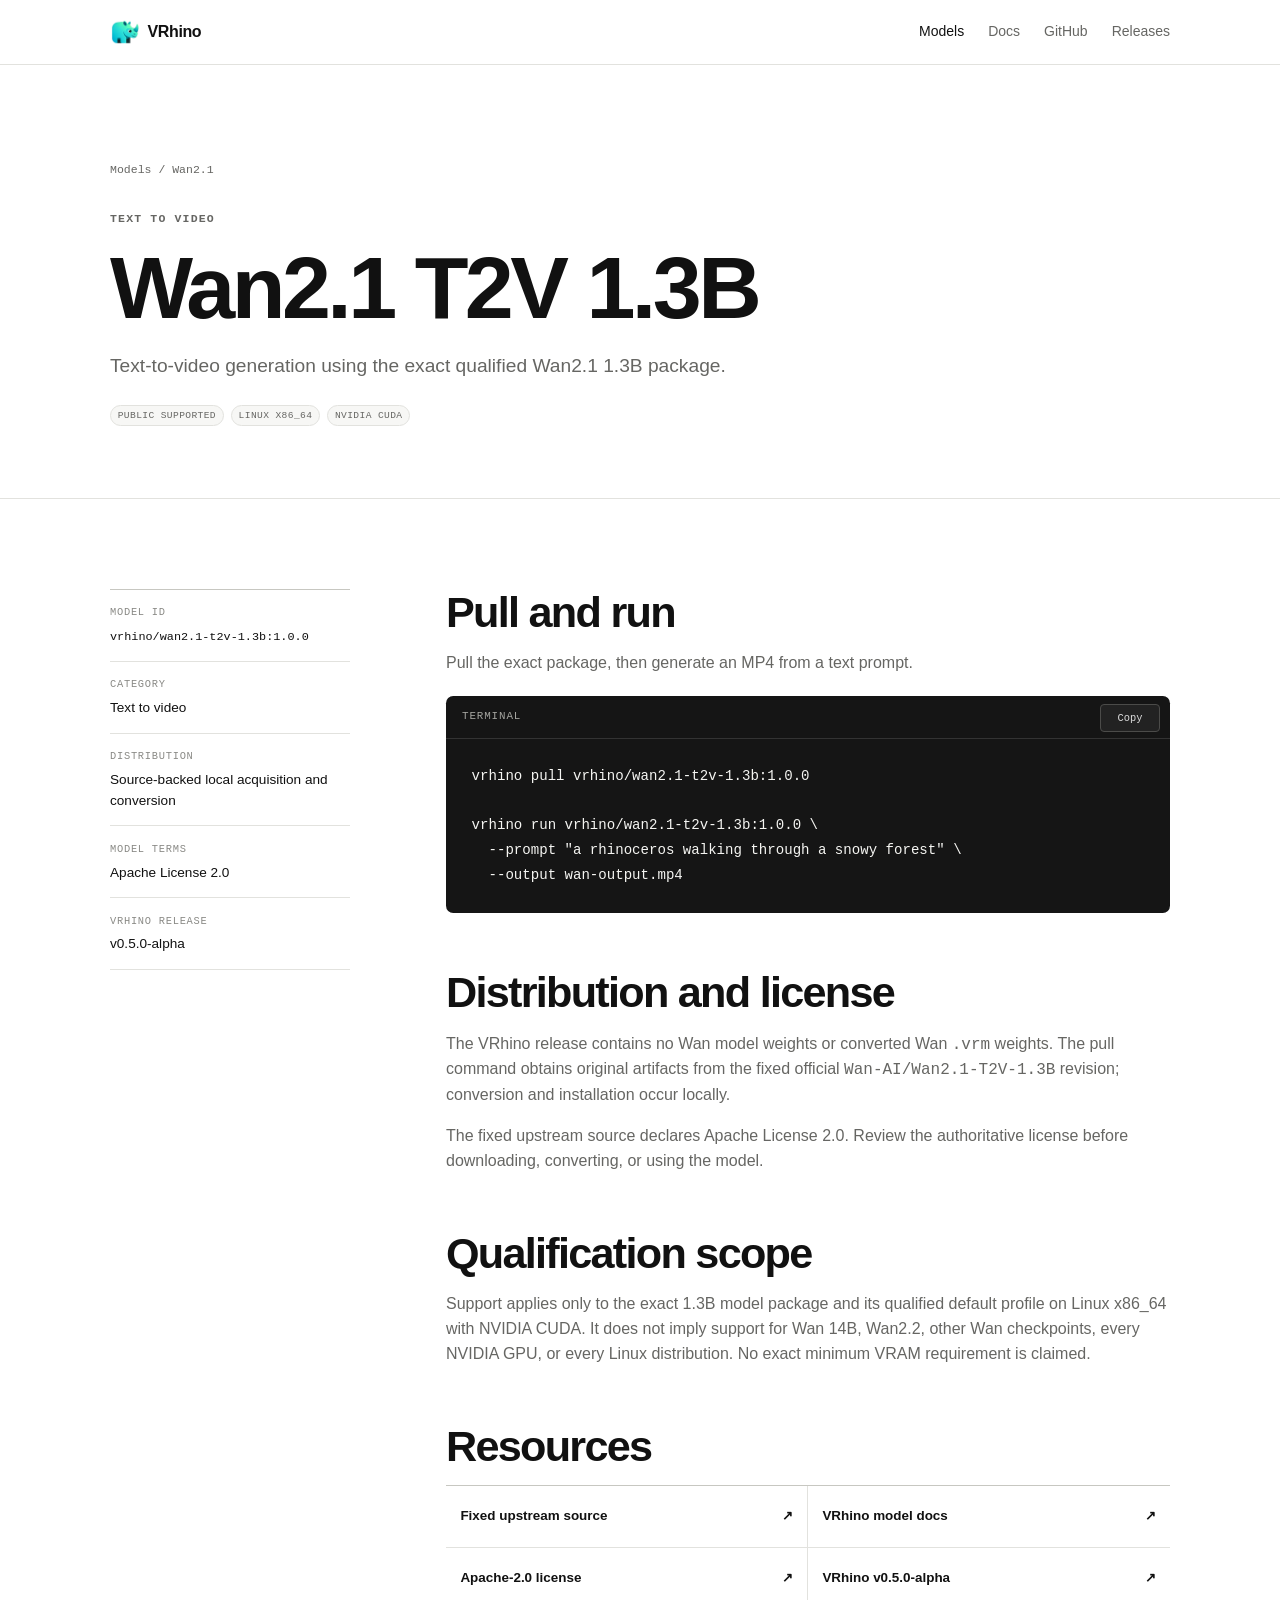
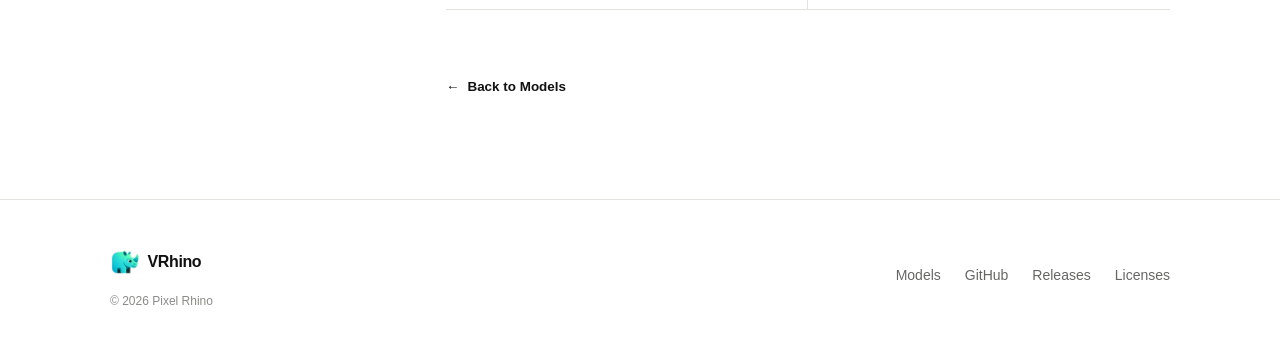
<file: models/wan2.1/index.html>
<!doctype html>
<html lang="en">
  <head>
    <meta charset="utf-8">
    <meta name="viewport" content="width=device-width, initial-scale=1">
    <title>Wan2.1 T2V 1.3B — VRhino Models</title>
    <meta name="description" content="Pull and run the exact Wan2.1 T2V 1.3B model path supported by the VRhino Public Alpha.">
    <meta property="og:type" content="website"><meta property="og:title" content="Wan2.1 T2V 1.3B — VRhino Models"><meta property="og:description" content="The qualified Wan2.1 text-to-video path for VRhino."><meta property="og:url" content="https://pixelrhino-ai.github.io/models/wan2.1/">
    <link rel="canonical" href="https://pixelrhino-ai.github.io/models/wan2.1/">
    <link rel="stylesheet" href="/assets/css/main.css"><script src="/assets/js/site.js" defer></script>
  </head>
  <body>
    <a class="skip-link" href="#main-content">Skip to content</a>
    <header class="site-header"><nav class="nav-shell" aria-label="Primary navigation"><a class="brand" href="/" aria-label="VRhino home"><span class="brand-mark" aria-hidden="true"></span>VRhino</a><ul class="nav-links"><li><a href="/models/" aria-current="page">Models</a></li><li><a href="https://github.com/pixelrhino-ai/vrhino">Docs</a></li><li><a href="https://github.com/pixelrhino-ai/vrhino">GitHub</a></li><li><a href="https://github.com/pixelrhino-ai/vrhino/releases">Releases</a></li></ul></nav></header>
    <main id="main-content">
      <header class="page-hero"><div class="shell"><nav class="breadcrumb" aria-label="Breadcrumb"><a href="/models/">Models</a> / Wan2.1</nav><p class="eyebrow">Text to video</p><h1>Wan2.1 T2V 1.3B</h1><p class="page-intro">Text-to-video generation using the exact qualified Wan2.1 1.3B package.</p><div class="detail-labels"><span class="label">Public supported</span><span class="label">Linux x86_64</span><span class="label">NVIDIA CUDA</span></div></div></header>
      <div class="shell model-detail">
        <aside class="detail-sidebar" aria-label="Model summary"><dl><dt>Model ID</dt><dd><code>vrhino/wan2.1-t2v-1.3b:1.0.0</code></dd><dt>Category</dt><dd>Text to video</dd><dt>Distribution</dt><dd>Source-backed local acquisition and conversion</dd><dt>Model terms</dt><dd>Apache License 2.0</dd><dt>VRhino release</dt><dd>v0.5.0-alpha</dd></dl></aside>
        <article class="detail-content">
          <section aria-labelledby="use-title"><h2 id="use-title">Pull and run</h2><p>Pull the exact package, then generate an MP4 from a text prompt.</p><div class="terminal" data-copy><div class="terminal-bar"><span>Terminal</span><span class="terminal-dots" aria-hidden="true"><span></span><span></span><span></span></span></div><pre><code>vrhino pull vrhino/wan2.1-t2v-1.3b:1.0.0

vrhino run vrhino/wan2.1-t2v-1.3b:1.0.0 \
  --prompt "a rhinoceros walking through a snowy forest" \
  --output wan-output.mp4</code></pre></div></section>
          <section aria-labelledby="distribution-title"><h2 id="distribution-title">Distribution and license</h2><p>The VRhino release contains no Wan model weights or converted Wan <code>.vrm</code> weights. The pull command obtains original artifacts from the fixed official <code>Wan-AI/Wan2.1-T2V-1.3B</code> revision; conversion and installation occur locally.</p><p>The fixed upstream source declares Apache License 2.0. Review the authoritative license before downloading, converting, or using the model.</p></section>
          <section aria-labelledby="scope-title"><h2 id="scope-title">Qualification scope</h2><p>Support applies only to the exact 1.3B model package and its qualified default profile on Linux x86_64 with NVIDIA CUDA. It does not imply support for Wan 14B, Wan2.2, other Wan checkpoints, every NVIDIA GPU, or every Linux distribution. No exact minimum VRAM requirement is claimed.</p></section>
          <section aria-labelledby="resources-title"><h2 id="resources-title">Resources</h2><ul class="resource-links"><li><a href="https://huggingface.co/Wan-AI/Wan2.1-T2V-1.3B/tree/37ec512624d61f7aa208f7ea8140a131f93afc9a">Fixed upstream source</a></li><li><a href="https://github.com/pixelrhino-ai/vrhino/blob/4c1773b8f5300881dd2dc7cef0f7295a187a3596/docs/models/wan2.1-t2v-1.3b.md">VRhino model docs</a></li><li><a href="https://huggingface.co/Wan-AI/Wan2.1-T2V-1.3B/blob/37ec512624d61f7aa208f7ea8140a131f93afc9a/LICENSE.txt">Apache-2.0 license</a></li><li><a href="https://github.com/pixelrhino-ai/vrhino/releases/tag/v0.5.0-alpha">VRhino v0.5.0-alpha</a></li></ul></section>
          <section><a class="back-link" href="/models/">Back to Models</a></section>
        </article>
      </div>
    </main>
    <footer class="site-footer"><div class="shell footer-grid"><div><a class="brand" href="/"><span class="brand-mark" aria-hidden="true"></span>VRhino</a><p class="footer-meta">© 2026 Pixel Rhino</p></div><ul class="footer-links"><li><a href="/models/">Models</a></li><li><a href="https://github.com/pixelrhino-ai/vrhino">GitHub</a></li><li><a href="https://github.com/pixelrhino-ai/vrhino/releases">Releases</a></li><li><a href="https://github.com/pixelrhino-ai/vrhino/blob/4c1773b8f5300881dd2dc7cef0f7295a187a3596/licenses/VRHINO-BINARY-LICENSE.txt">Licenses</a></li></ul></div></footer>
  </body>
</html>
</file>
<file: assets/css/main.css>
:root {
  color-scheme: light;
  --paper: #ffffff;
  --surface: #f7f7f5;
  --ink: #111111;
  --muted: #666663;
  --faint: #8a8a86;
  --line: #e2e2de;
  --line-strong: #c7c7c1;
  --code: #151515;
  --code-ink: #f5f5f2;
  --max-width: 1060px;
  --page-pad: clamp(1.25rem, 4vw, 2.5rem);
  --sans: ui-sans-serif, -apple-system, BlinkMacSystemFont, "Segoe UI", sans-serif;
  --mono: "SFMono-Regular", Consolas, "Liberation Mono", monospace;
}

*,
*::before,
*::after {
  box-sizing: border-box;
}

html {
  scroll-behavior: smooth;
  scroll-padding-top: 5rem;
}

body {
  margin: 0;
  background: var(--paper);
  color: var(--ink);
  font-family: var(--sans);
  font-size: 1rem;
  line-height: 1.55;
  text-rendering: optimizeLegibility;
  -webkit-font-smoothing: antialiased;
}

::selection {
  background: #deded9;
}

a {
  color: inherit;
  text-decoration-thickness: 1px;
  text-underline-offset: 0.2em;
}

a:hover {
  color: #444;
}

a:focus-visible,
button:focus-visible,
input:focus-visible {
  outline: 2px solid var(--ink);
  outline-offset: 3px;
}

button,
input {
  font: inherit;
}

button {
  color: inherit;
}

h1,
h2,
h3,
p,
ul,
dl,
dd,
pre {
  margin-top: 0;
}

h1,
h2,
h3 {
  color: var(--ink);
  font-weight: 650;
  letter-spacing: -0.04em;
  line-height: 1.08;
}

code,
pre {
  font-family: var(--mono);
  font-variant-ligatures: none;
}

.shell,
.nav-shell {
  width: min(100%, calc(var(--max-width) + 2 * var(--page-pad)));
  margin-inline: auto;
  padding-inline: var(--page-pad);
}

.shell.narrow-shell {
  width: min(100%, calc(46rem + 2 * var(--page-pad)));
}

.skip-link {
  position: fixed;
  z-index: 100;
  top: 0.75rem;
  left: 0.75rem;
  padding: 0.65rem 0.9rem;
  transform: translateY(-160%);
  border: 1px solid var(--ink);
  background: var(--paper);
}

.skip-link:focus {
  transform: translateY(0);
}

.sr-only {
  position: absolute;
  width: 1px;
  height: 1px;
  overflow: hidden;
  clip: rect(0, 0, 0, 0);
  white-space: nowrap;
}

.site-header {
  border-bottom: 1px solid var(--line);
  background: var(--paper);
}

.nav-shell {
  display: flex;
  min-height: 4rem;
  align-items: center;
  justify-content: space-between;
  gap: 2rem;
}

.brand {
  display: inline-flex;
  min-height: 2.75rem;
  align-items: center;
  gap: 0.45rem;
  font-size: 1rem;
  font-weight: 700;
  letter-spacing: -0.025em;
  text-decoration: none;
}

.brand-mark {
  width: 1.9rem;
  height: 1.9rem;
  flex: 0 0 auto;
  background: url("/assets/img/logo.png") center / contain no-repeat;
}

.nav-links,
.footer-links {
  display: flex;
  align-items: center;
  flex-wrap: wrap;
  gap: 1.5rem;
  margin: 0;
  padding: 0;
  list-style: none;
}

.nav-links a,
.footer-links a {
  display: inline-flex;
  min-height: 2.75rem;
  align-items: center;
  color: var(--muted);
  font-size: 0.875rem;
  text-decoration: none;
}

.nav-links a:hover,
.nav-links a[aria-current="page"],
.footer-links a:hover {
  color: var(--ink);
}

.overline,
.eyebrow,
.release-meta,
.not-found-code {
  margin-bottom: 0.8rem;
  color: var(--muted);
  font-family: var(--mono);
  font-size: 0.72rem;
  font-weight: 600;
  letter-spacing: 0.1em;
  line-height: 1.4;
  text-transform: uppercase;
}

/* Homepage */
.home-hero {
  padding-block: clamp(2.75rem, 5vw, 3.75rem) 2rem;
}

.home-hero h1 {
  max-width: 16ch;
  margin-bottom: 1rem;
  font-size: clamp(2.75rem, 6vw, 3.85rem);
}

.hero-summary {
  max-width: 39rem;
  margin-bottom: 1.4rem;
  color: var(--muted);
  font-size: clamp(0.98rem, 1.6vw, 1.08rem);
}

.button-row {
  display: flex;
  flex-wrap: wrap;
  gap: 0.65rem;
}

.button {
  display: inline-flex;
  min-height: 2.8rem;
  align-items: center;
  justify-content: center;
  padding: 0.65rem 1rem;
  border: 1px solid var(--ink);
  border-radius: 0.35rem;
  background: var(--ink);
  color: #fff;
  font-size: 0.875rem;
  font-weight: 650;
  text-decoration: none;
}

.button:hover {
  background: #333;
  color: #fff;
}

.button-secondary {
  background: var(--paper);
  color: var(--ink);
}

.button-secondary:hover {
  background: var(--surface);
  color: var(--ink);
}

.hero-command {
  position: relative;
  display: flex;
  width: min(100%, 38rem);
  min-height: 2.75rem;
  align-items: center;
  gap: 0.65rem;
  overflow-x: auto;
  margin-top: 1.25rem;
  padding: 0.65rem 5rem 0.65rem 0.9rem;
  border: 1px solid var(--line);
  border-radius: 0.4rem;
  background: var(--surface);
  color: var(--muted);
  scrollbar-width: thin;
}

.hero-command code {
  color: var(--ink);
  font-size: 0.82rem;
  white-space: nowrap;
}

.models-section {
  padding-block: 1.75rem 3.75rem;
}

.section-header {
  display: flex;
  align-items: end;
  justify-content: space-between;
  gap: 2rem;
  margin-bottom: 0.8rem;
}

.section-header h2,
.compact-header h2 {
  margin-bottom: 0;
  font-size: clamp(1.7rem, 4vw, 2.25rem);
}

.section-header > p {
  max-width: 28rem;
  margin-bottom: 0.2rem;
  color: var(--muted);
}

.quiet-link {
  min-height: 2.75rem;
  color: var(--muted);
  font-size: 0.875rem;
  font-weight: 500;
  text-decoration: none;
}

.model-list {
  border-top: 1px solid var(--line);
}

.model-entry {
  padding-block: 1.35rem 1.45rem;
  border-bottom: 1px solid var(--line);
}

.model-entry[hidden] {
  display: none;
}

.model-title-line {
  display: flex;
  align-items: center;
  flex-wrap: wrap;
  gap: 0.4rem;
  margin-bottom: 0.45rem;
}

.model-title-line h2,
.model-title-line h3 {
  margin: 0 0.25rem 0 0;
  font-size: 1.12rem;
  letter-spacing: -0.03em;
}

.model-title-line a {
  text-decoration: none;
}

.model-title-line a::after {
  margin-left: 0.3rem;
  color: var(--faint);
  content: "→";
  font-weight: 400;
}

.tag,
.label {
  display: inline-flex;
  min-height: 1.35rem;
  align-items: center;
  padding: 0.14rem 0.42rem;
  border: 1px solid var(--line);
  border-radius: 999px;
  background: var(--surface);
  color: var(--muted);
  font-family: var(--mono);
  font-size: 0.6rem;
  letter-spacing: 0.04em;
  line-height: 1;
  text-transform: uppercase;
}

.model-entry-main > p {
  margin-bottom: 0.45rem;
  color: var(--muted);
  font-size: 0.88rem;
}

.model-id {
  color: var(--ink);
  font-size: 0.73rem;
  overflow-wrap: anywhere;
}

.model-entry-main > .model-meta {
  margin: 0.45rem 0 0;
  color: var(--faint);
  font-family: var(--mono);
  font-size: 0.67rem;
  line-height: 1.5;
}

.model-link {
  display: inline-flex;
  min-height: 2.5rem;
  align-items: center;
  margin-top: 0.2rem;
  font-size: 0.84rem;
  font-weight: 650;
  text-decoration: none;
}

.compact-section {
  padding-block: 3.5rem;
  border-top: 1px solid var(--line);
}

.terminal {
  position: relative;
  overflow: hidden;
  border-radius: 0.45rem;
  background: var(--code);
  color: var(--code-ink);
}

.terminal-bar {
  display: flex;
  min-height: 2.65rem;
  align-items: center;
  padding: 0.7rem 1rem;
  border-bottom: 1px solid #333;
  color: #a5a5a0;
  font-family: var(--mono);
  font-size: 0.68rem;
  letter-spacing: 0.08em;
  text-transform: uppercase;
}

.terminal-dots {
  display: none;
}

.terminal pre {
  overflow-x: auto;
  margin: 0;
  padding: clamp(1.1rem, 3vw, 1.6rem);
  font-size: clamp(0.74rem, 1.5vw, 0.88rem);
  line-height: 1.75;
  scrollbar-color: #666 var(--code);
}

.copy-button {
  position: absolute;
  z-index: 2;
  top: 0.48rem;
  right: 0.6rem;
  min-width: 3.8rem;
  min-height: 1.75rem;
  padding: 0.25rem 0.5rem;
  border: 1px solid #4b4b49;
  border-radius: 0.25rem;
  background: #222;
  color: #ddd;
  cursor: pointer;
  font-family: var(--mono);
  font-size: 0.65rem;
}

.hero-command .copy-button {
  top: 0.58rem;
  border-color: var(--line-strong);
  background: var(--paper);
  color: var(--muted);
}

.fact-grid {
  display: grid;
  grid-template-columns: repeat(3, minmax(0, 1fr));
  border-block: 1px solid var(--line-strong);
}

.fact-grid article {
  padding: 1.5rem 1.5rem 1.5rem 0;
}

.fact-grid article + article {
  padding-left: 1.5rem;
  border-left: 1px solid var(--line);
}

.fact-grid h2 {
  margin-bottom: 0.65rem;
  font-size: 1.15rem;
  letter-spacing: -0.025em;
}

.fact-grid p,
.platform-line {
  margin-bottom: 0;
  color: var(--muted);
  font-size: 0.88rem;
}

.platform-line {
  padding-top: 1.25rem;
}

.platform-line strong {
  margin-right: 0.75rem;
  color: var(--ink);
}

.release-row {
  display: flex;
  align-items: center;
  justify-content: space-between;
  gap: 2rem;
  padding-block: 3rem;
  border-top: 1px solid var(--line);
}

.release-row h2 {
  margin-bottom: 0.45rem;
  font-size: clamp(1.5rem, 3vw, 2.2rem);
}

.release-row p:last-child {
  margin-bottom: 0;
  color: var(--muted);
  font-size: 0.9rem;
}

/* Models directory */
.models-hero {
  padding-block: clamp(2.75rem, 6vw, 4rem) 1.75rem;
}

.models-hero h1 {
  margin-bottom: 0.55rem;
  font-size: clamp(2.5rem, 6vw, 3.5rem);
}

.models-hero > p:last-child {
  max-width: 38rem;
  margin-bottom: 0;
  color: var(--muted);
  font-size: 0.95rem;
}

.models-directory {
  padding-bottom: 4rem;
}

.model-toolbar {
  display: grid;
  gap: 0.75rem;
  padding-bottom: 1rem;
}

.filter-group {
  display: flex;
  flex-wrap: wrap;
  gap: 0.35rem;
}

.filter-button {
  min-height: 2rem;
  padding: 0.3rem 0.7rem;
  border: 1px solid var(--line);
  border-radius: 999px;
  background: var(--paper);
  color: var(--muted);
  cursor: pointer;
  font-size: 0.82rem;
}

.filter-button:hover {
  background: var(--surface);
  color: var(--ink);
}

.filter-button.is-active {
  border-color: var(--ink);
  background: var(--ink);
  color: var(--paper);
}

.search-field input {
  width: 100%;
  min-height: 2.8rem;
  padding: 0.6rem 0.85rem;
  border: 1px solid var(--line);
  border-radius: 0.45rem;
  background: var(--paper);
  color: var(--ink);
  font-size: 0.84rem;
}

.search-field input::placeholder {
  color: var(--faint);
}

.model-results {
  margin: 0;
  padding-block: 0.35rem 0.8rem;
  color: var(--faint);
  font-family: var(--mono);
  font-size: 0.72rem;
}

.no-results {
  padding-block: 3rem;
  border-bottom: 1px solid var(--line);
  color: var(--muted);
}

.boundary-note {
  margin-top: 2rem;
  padding-top: 1.25rem;
  border-top: 1px solid var(--line);
}

.boundary-note strong {
  font-family: var(--mono);
  font-size: 0.72rem;
  letter-spacing: 0.06em;
  text-transform: uppercase;
}

.boundary-note p {
  max-width: 42rem;
  margin-bottom: 0;
  color: var(--muted);
  font-size: 0.82rem;
}

/* Model detail pages */
.page-hero {
  padding-block: clamp(3.5rem, 8vw, 6rem) clamp(3rem, 6vw, 4.5rem);
  border-bottom: 1px solid var(--line);
}

.page-hero h1 {
  max-width: 15ch;
  margin-bottom: 1rem;
  font-size: clamp(3rem, 7vw, 5.5rem);
}

.page-intro {
  max-width: 44rem;
  margin-bottom: 0;
  color: var(--muted);
  font-size: clamp(1rem, 1.8vw, 1.2rem);
}

.breadcrumb {
  margin-bottom: 2rem;
  color: var(--muted);
  font-family: var(--mono);
  font-size: 0.72rem;
}

.breadcrumb a {
  text-decoration: none;
}

.detail-labels {
  display: flex;
  flex-wrap: wrap;
  gap: 0.45rem;
  margin-top: 1.5rem;
}

.model-detail {
  display: grid;
  grid-template-columns: minmax(13rem, 15rem) minmax(0, 1fr);
  gap: clamp(3rem, 8vw, 6rem);
  padding-block: clamp(3.5rem, 7vw, 6rem);
}

.detail-sidebar {
  align-self: start;
}

.detail-sidebar dl {
  margin: 0;
  border-top: 1px solid var(--line-strong);
}

.detail-sidebar dt {
  padding-top: 0.9rem;
  color: var(--faint);
  font-family: var(--mono);
  font-size: 0.65rem;
  letter-spacing: 0.07em;
  text-transform: uppercase;
}

.detail-sidebar dd {
  overflow-wrap: anywhere;
  margin: 0;
  padding: 0.3rem 0 0.9rem;
  border-bottom: 1px solid var(--line);
  font-size: 0.85rem;
}

.detail-sidebar code {
  font-size: 0.74rem;
}

.detail-content {
  min-width: 0;
}

.detail-content > section + section {
  margin-top: 3.5rem;
}

.detail-content h2 {
  margin-bottom: 1rem;
  font-size: clamp(1.75rem, 3.5vw, 2.7rem);
}

.detail-content p,
.detail-content li {
  max-width: 48rem;
  color: var(--muted);
}

.detail-content ul:not(.resource-links) {
  padding-left: 1.25rem;
}

.detail-content .terminal {
  margin-top: 1.25rem;
}

.resource-links {
  display: grid;
  grid-template-columns: repeat(2, minmax(0, 1fr));
  margin: 0;
  padding: 0;
  border-top: 1px solid var(--line-strong);
  list-style: none;
}

.resource-links li {
  border-bottom: 1px solid var(--line);
}

.resource-links li:nth-child(odd) {
  border-right: 1px solid var(--line);
}

.resource-links a {
  display: flex;
  min-height: 3.8rem;
  align-items: center;
  justify-content: space-between;
  gap: 1rem;
  padding: 0.7rem 0.9rem;
  color: var(--ink);
  font-size: 0.84rem;
  font-weight: 600;
  text-decoration: none;
}

.resource-links a::after {
  content: "↗";
}

.resource-links a:hover {
  background: var(--surface);
}

.back-link {
  display: inline-flex;
  min-height: 2.75rem;
  align-items: center;
  gap: 0.5rem;
  font-size: 0.84rem;
  font-weight: 600;
  text-decoration: none;
}

.back-link::before {
  content: "←";
}

/* Footer and 404 */
.site-footer {
  padding-block: 2.5rem;
  border-top: 1px solid var(--line);
}

.footer-grid {
  display: grid;
  grid-template-columns: 1fr auto;
  align-items: center;
  gap: 2rem;
}

.footer-meta {
  margin: 0.4rem 0 0;
  color: var(--faint);
  font-size: 0.75rem;
}

.not-found {
  display: grid;
  min-height: calc(100vh - 4rem);
  place-items: center;
  padding-block: 4rem;
}

.not-found-inner {
  width: 100%;
}

.not-found h1 {
  margin-bottom: 1.25rem;
  font-size: clamp(3rem, 8vw, 6rem);
}

.not-found p {
  margin-bottom: 1.75rem;
  color: var(--muted);
  font-size: 1.05rem;
}

@media (max-width: 760px) {
  .model-entry,
  .model-detail,
  .boundary-note {
    grid-template-columns: 1fr;
  }

  .model-entry {
    gap: 1rem;
  }

  .model-entry-side p {
    margin-bottom: 0.4rem;
  }

  .model-link {
    min-height: 2.75rem;
  }

  .section-header {
    align-items: start;
    flex-direction: column;
    gap: 0.8rem;
  }

  .compact-header {
    align-items: end;
    flex-direction: row;
  }

  .fact-grid {
    grid-template-columns: 1fr;
  }

  .fact-grid article {
    padding: 1.25rem 0;
  }

  .fact-grid article + article {
    padding-left: 0;
    border-top: 1px solid var(--line);
    border-left: 0;
  }

  .detail-sidebar {
    max-width: 34rem;
  }

  .boundary-note {
    gap: 0.65rem;
  }
}

@media (max-width: 560px) {
  :root {
    --page-pad: 1rem;
  }

  .nav-shell {
    gap: 1rem;
  }

  .nav-links {
    flex-wrap: nowrap;
    gap: 0.75rem;
  }

  .nav-links a {
    font-size: 0.75rem;
  }

  .brand {
    font-size: 0.9rem;
  }

  .home-hero {
    padding-block: 2.75rem 2.25rem;
  }

  .home-hero h1 {
    font-size: clamp(2.65rem, 12vw, 3.6rem);
  }

  .hero-command {
    padding-left: 0.8rem;
  }

  .models-section {
    padding-block: 2rem 3.5rem;
  }

  .compact-header {
    align-items: start;
    flex-direction: column;
  }

  .model-title-line {
    align-items: flex-start;
  }

  .model-title-line h2,
  .model-title-line h3 {
    flex-basis: 100%;
  }

  .compact-section {
    padding-block: 3.5rem;
  }

  .model-toolbar {
    align-items: stretch;
    flex-direction: column;
  }

  .filter-group {
    display: grid;
    grid-template-columns: repeat(3, 1fr);
  }

  .filter-button {
    padding-inline: 0.35rem;
  }

  .search-field input {
    width: 100%;
    min-height: 2.75rem;
  }

  .release-row,
  .footer-grid {
    align-items: flex-start;
    flex-direction: column;
  }

  .release-row {
    display: flex;
  }

  .footer-grid {
    display: flex;
  }

  .footer-links {
    align-items: flex-start;
    flex-direction: column;
    gap: 0;
  }

  .resource-links {
    grid-template-columns: 1fr;
  }

  .resource-links li:nth-child(odd) {
    border-right: 0;
  }
}

@media (max-width: 360px) {
  .nav-links li:nth-child(2) {
    display: none;
  }
}

@media (prefers-reduced-motion: reduce) {
  html {
    scroll-behavior: auto;
  }

  *,
  *::before,
  *::after {
    scroll-behavior: auto !important;
    transition-duration: 0.01ms !important;
  }
}
</file>
